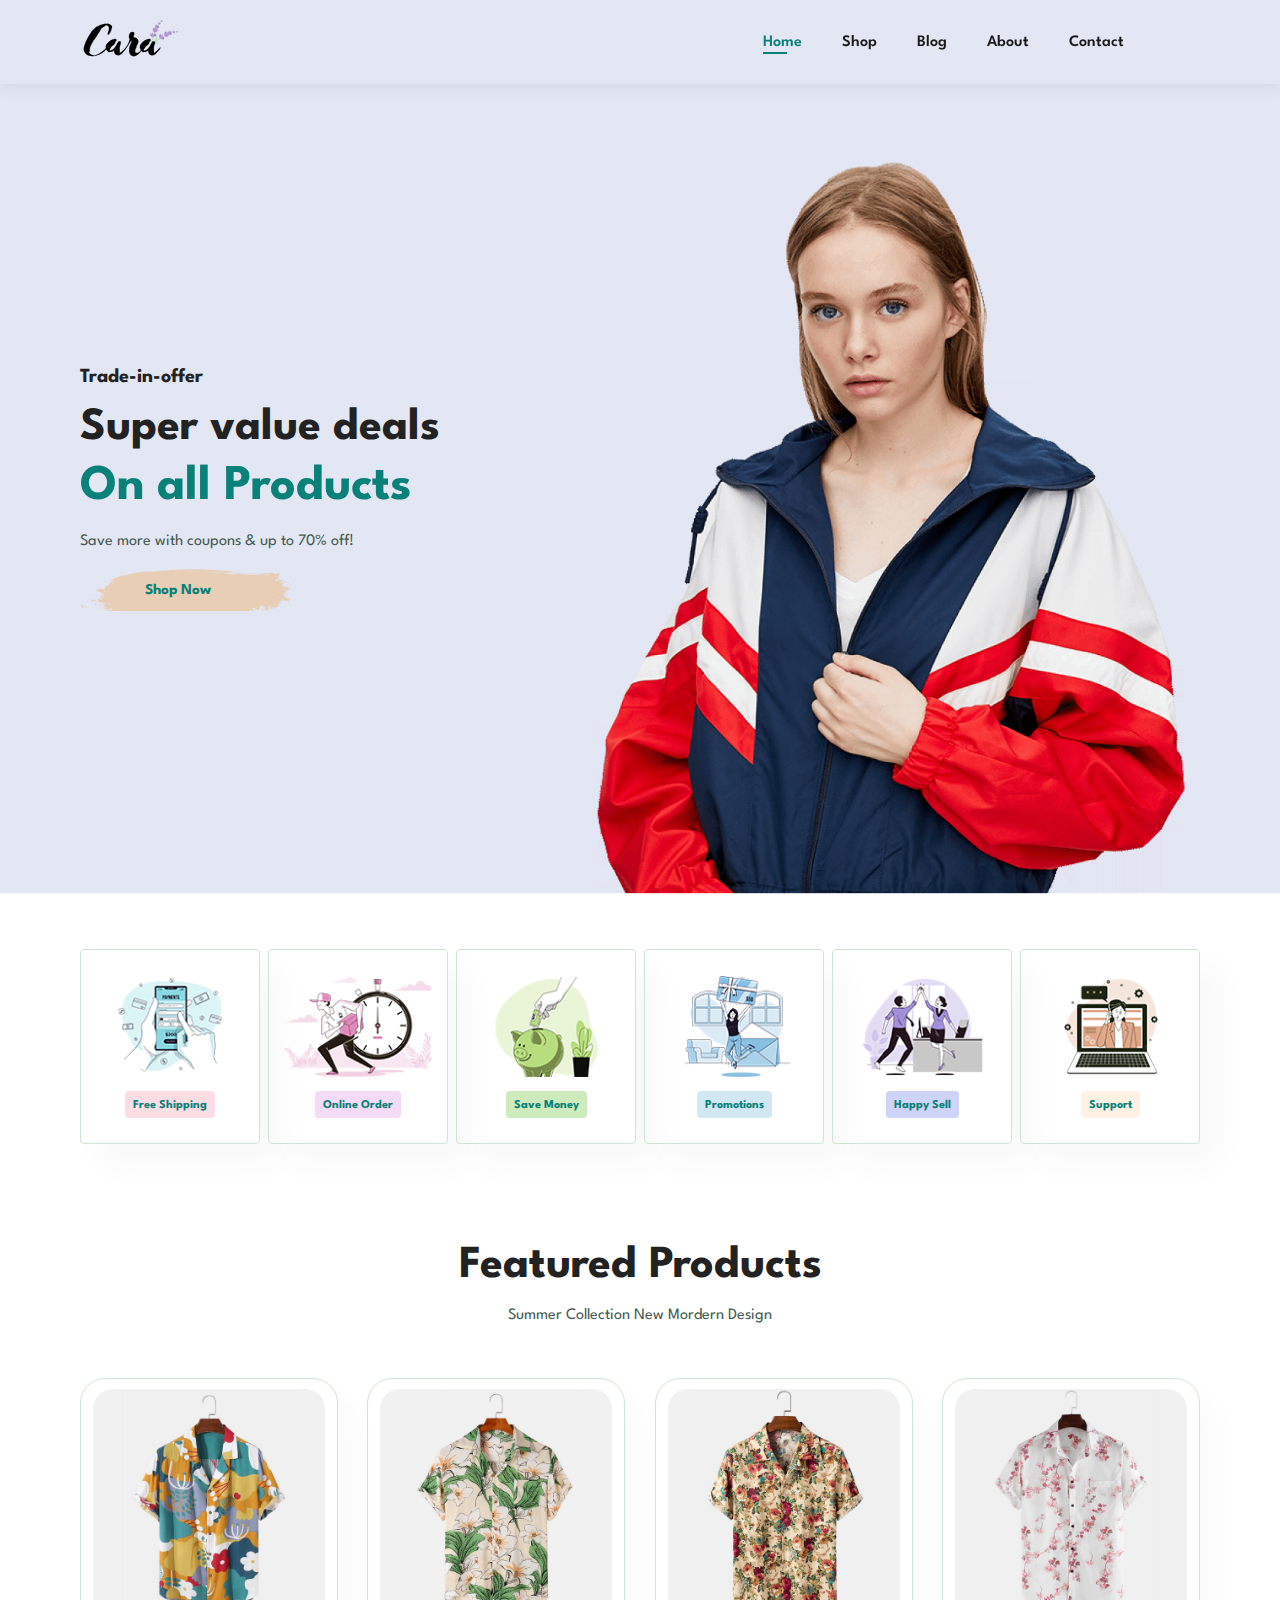
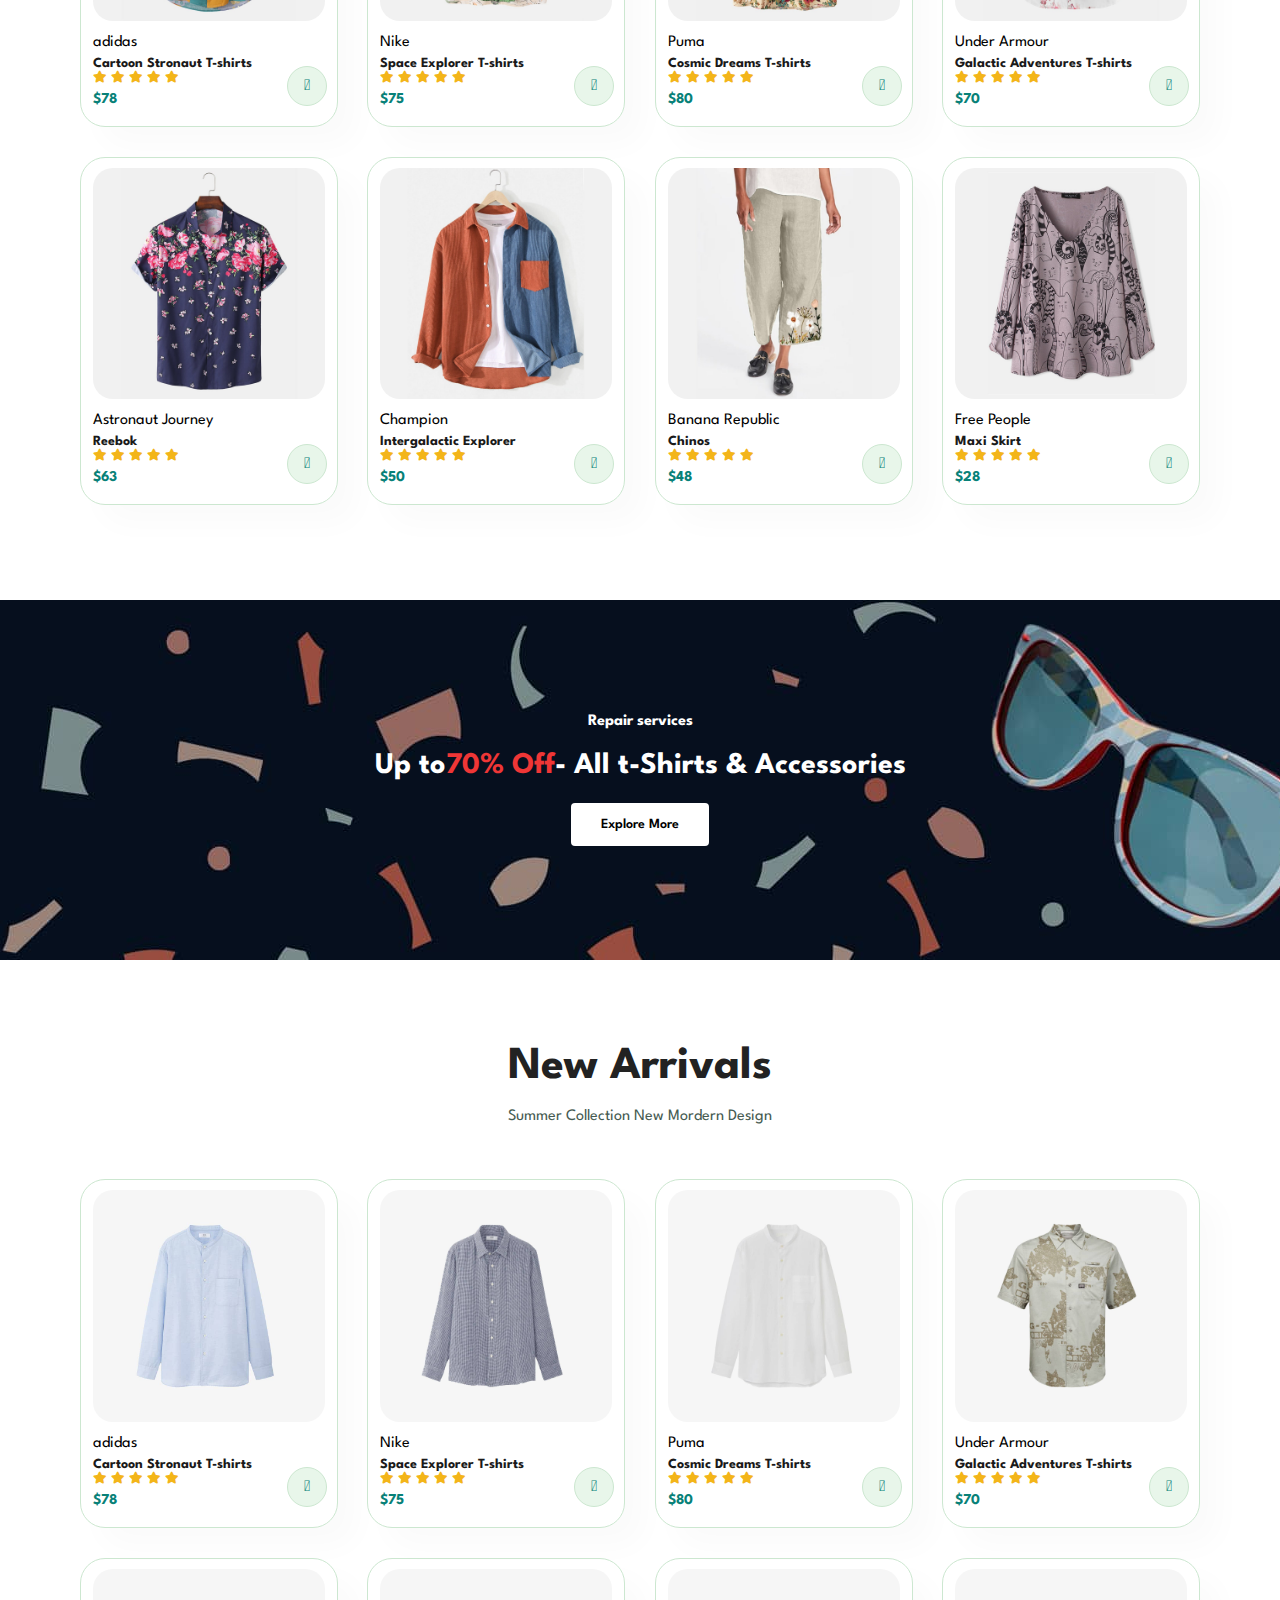
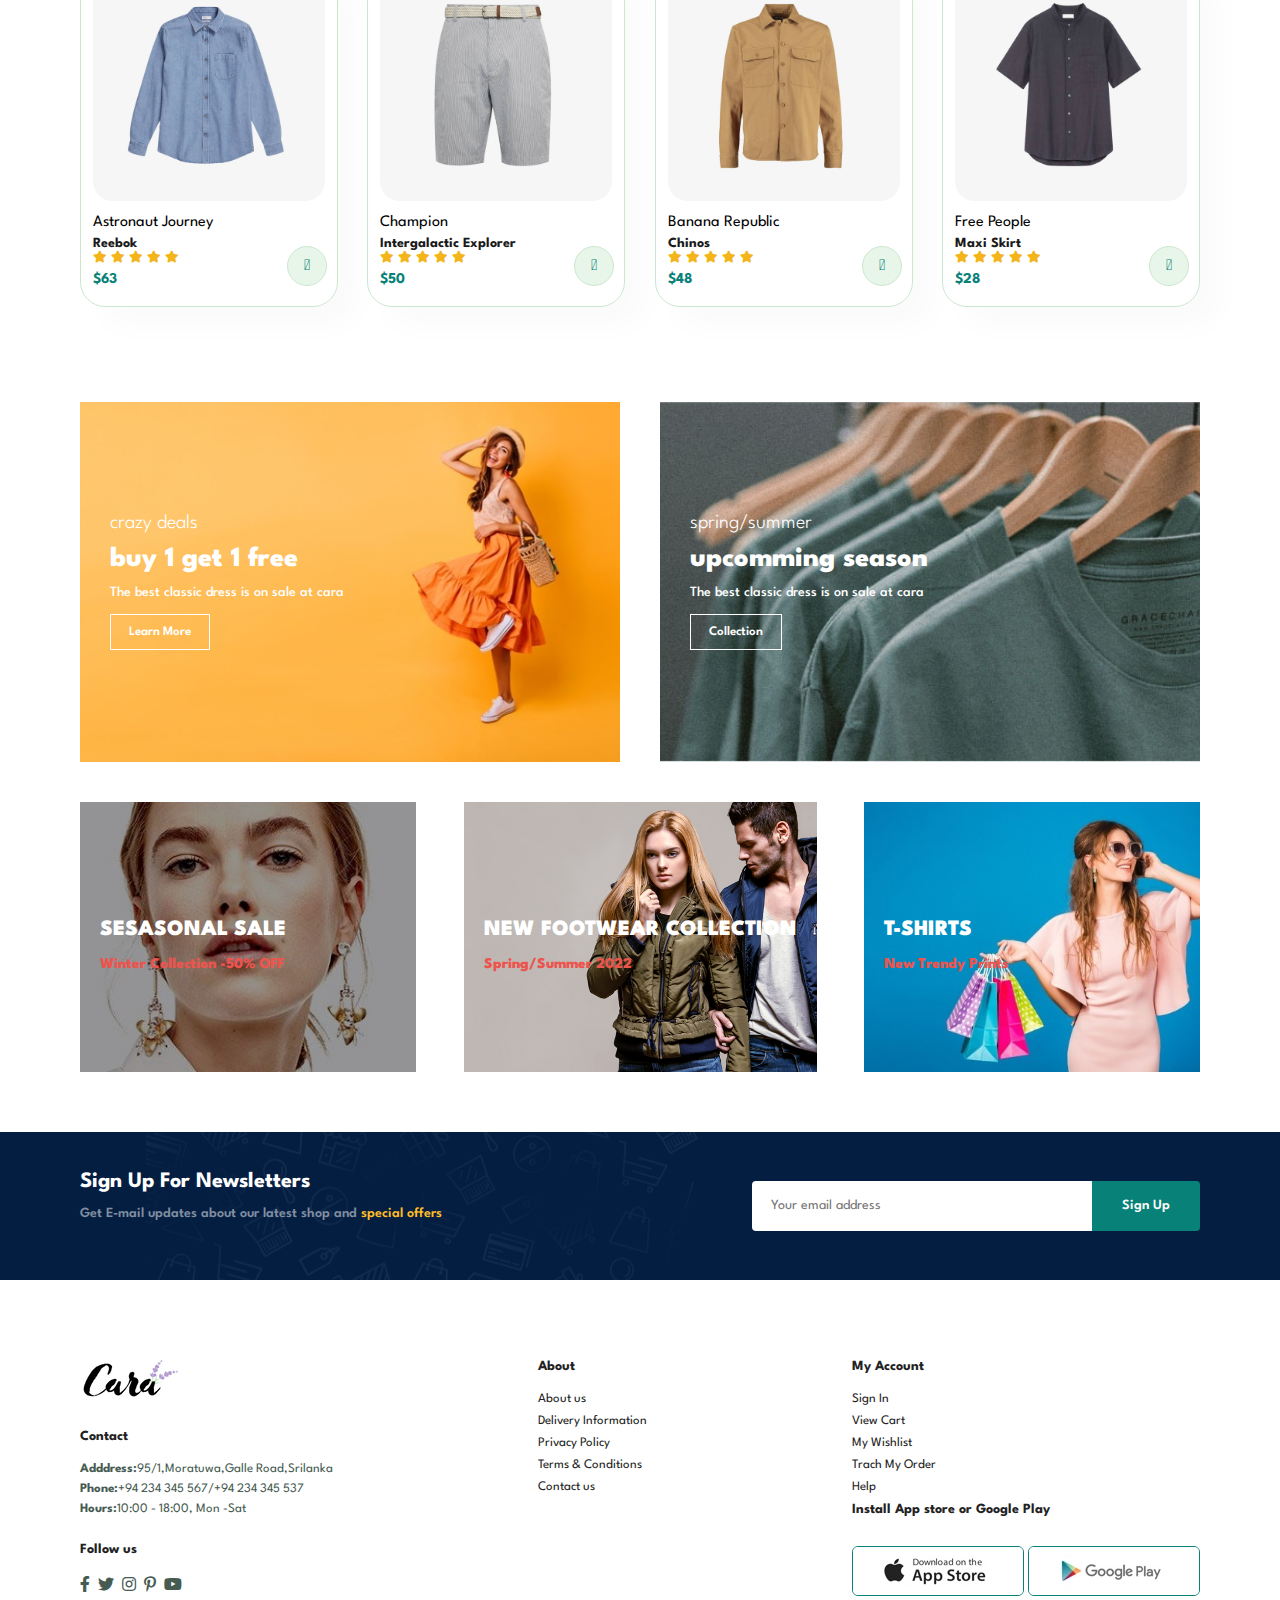
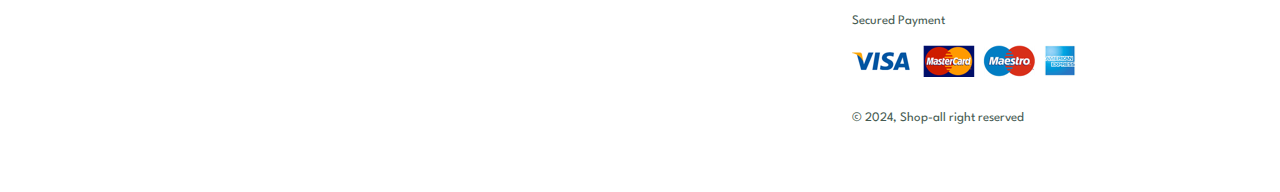
<file: Cara e-commerce/index.html>
<!DOCTYPE html>
<html lang="en">
  <head>
    <meta charset="UTF-8" />
    <meta http-equiv="X-UA-Compatible" content="IE=edge" />
    <meta name="viewport" content="width=device-width, initial-scale=1.0" />
    <title>TShopping Web site</title>
    <link
      rel="stylesheet"
      href="https://pro.fontawesome.com/releases/v5.10.0/css/all.css"
    />

    <link rel="stylesheet" href="style.css" />
  </head>

  <body>
    <section id="header">
      <a href="#">
        <img src="img/logo.png" class="logo" alt="" />
      </a>

      <div>
        <ul id="navbar">
          <li><a class="active" href="index.html">Home</a></li>
          <li><a href="shop.html">Shop</a></li>

          <li><a href="blog.html">Blog</a></li>

          <li><a href="about.html">About</a></li>

          <li><a href="contact.html">Contact</a></li>

          <li id="lg-bag"> 
            <a href="cart.html"><i class="far fa-shopping-bag"></i></a>
          </li>

          <a href="#" id="close" ><i class="far fa-times"></i></a>
        </ul>
      </div>

      <div id="mobile">
       
          <a href="cart.html"><i class="far fa-shopping-bag"></i></a>
          <i id="bar" class="fas fa-outdent"></i>

      </div>
    </section>

    <section id="hero">
      <h4>Trade-in-offer</h4>
      <h2>Super value deals</h2>
      <h1>On all Products</h1>
      <p>Save more with coupons & up to 70% off!</p>
      <button>Shop Now</button>
    </section>

    <section id="feature" class="section-p1">
      <div class="fe-box">
        <img src="img/features/f1.png" alt="" />
        <h6>Free Shipping</h6>
      </div>
      <div class="fe-box">
        <img src="img/features/f2.png" alt="" />
        <h6>Online Order</h6>
      </div>
      <div class="fe-box">
        <img src="img/features/f3.png" alt="" />
        <h6>Save Money</h6>
      </div>
      <div class="fe-box">
        <img src="img/features/f4.png" alt="" />
        <h6>Promotions</h6>
      </div>
      <div class="fe-box">
        <img src="img/features/f5.png" alt="" />
        <h6>Happy Sell</h6>
      </div>
      <div class="fe-box">
        <img src="img/features/f6.png" alt="" />
        <h6>Support</h6>
      </div>
    </section>

    <section id="product1" class="section-p1">
      <h2>Featured Products</h2>
      <p>Summer Collection New Mordern Design</p>
      <div class="pro-container">
        <div class="pro">
          <img
            src="img//products/f1.jpg"
            alt="
          "
          />
          <div class="des">
            <span>adidas</span>
            <h5>Cartoon Stronaut T-shirts</h5>
            <div class="star">
              <i class="fas fa-star"></i>
              <i class="fas fa-star"></i>

              <i class="fas fa-star"></i>

              <i class="fas fa-star"></i>

              <i class="fas fa-star"></i>
            </div>
            <h4>$78</h4>
          </div>
          <a href="#"><i class="fal fa-shopping-cart cart"></i></a>
        </div>

        <div class="pro">
          <img
            src="img/products/f2.jpg"
            alt="
        "
          />
          <div class="des">
            <span>Nike</span>
            <h5>Space Explorer T-shirts</h5>
            <div class="star">
              <i class="fas fa-star"></i>
              <i class="fas fa-star"></i>

              <i class="fas fa-star"></i>

              <i class="fas fa-star"></i>

              <i class="fas fa-star"></i>
            </div>
            <h4>$75</h4>
          </div>
          <a href="#"><i class="fal fa-shopping-cart cart"></i></a>
        </div>

        <div class="pro">
          <img
            src="img//products/f3.jpg"
            alt="
      "
          />
          <div class="des">
            <span>Puma</span>
            <h5>Cosmic Dreams T-shirts</h5>
            <div class="star">
              <i class="fas fa-star"></i>
              <i class="fas fa-star"></i>

              <i class="fas fa-star"></i>

              <i class="fas fa-star"></i>

              <i class="fas fa-star"></i>
            </div>
            <h4>$80</h4>
          </div>
          <a href="#"><i class="fal fa-shopping-cart cart"></i></a>
        </div>

        <div class="pro">
          <img
            src="img//products/f4.jpg"
            alt="
    "
          />
          <div class="des">
            <span>Under Armour</span>
            <h5>Galactic Adventures T-shirts</h5>
            <div class="star">
              <i class="fas fa-star"></i>
              <i class="fas fa-star"></i>

              <i class="fas fa-star"></i>

              <i class="fas fa-star"></i>

              <i class="fas fa-star"></i>
            </div>
            <h4>$70</h4>
          </div>
          <a href="#"><i class="fal fa-shopping-cart cart"></i></a>
        </div>
        <div class="pro">
          <img
            src="img//products/f5.jpg"
            alt="
  "
          />
          <div class="des">
            <span>Astronaut Journey</span>
            <h5>Reebok</h5>
            <div class="star">
              <i class="fas fa-star"></i>
              <i class="fas fa-star"></i>

              <i class="fas fa-star"></i>

              <i class="fas fa-star"></i>

              <i class="fas fa-star"></i>
            </div>
            <h4>$63</h4>
          </div>
          <a href="#"><i class="fal fa-shopping-cart cart"></i></a>
        </div>
        <div class="pro">
          <img
            src="img//products/f6.jpg"
            alt="
  "
          />
          <div class="des">
            <span>Champion</span>
            <h5>Intergalactic Explorer</h5>
            <div class="star">
              <i class="fas fa-star"></i>
              <i class="fas fa-star"></i>

              <i class="fas fa-star"></i>

              <i class="fas fa-star"></i>

              <i class="fas fa-star"></i>
            </div>
            <h4>$50</h4>
          </div>
          <a href="#"><i class="fal fa-shopping-cart cart"></i></a>
        </div>
        <div class="pro">
          <img
            src="img//products/f7.jpg"
            alt="
  "
          />
          <div class="des">
            <span>Banana Republic</span>
            <h5>Chinos</h5>
            <div class="star">
              <i class="fas fa-star"></i>
              <i class="fas fa-star"></i>

              <i class="fas fa-star"></i>

              <i class="fas fa-star"></i>

              <i class="fas fa-star"></i>
            </div>
            <h4>$48</h4>
          </div>
          <a href="#"><i class="fal fa-shopping-cart cart"></i></a>
        </div>
        <div class="pro">
          <img
            src="img//products/f8.jpg"
            alt="
  "
          />
          <div class="des">
            <span>Free People</span>
            <h5>Maxi Skirt</h5>
            <div class="star">
              <i class="fas fa-star"></i>
              <i class="fas fa-star"></i>

              <i class="fas fa-star"></i>

              <i class="fas fa-star"></i>

              <i class="fas fa-star"></i>
            </div>
            <h4>$28</h4>
          </div>
          <a href="#"><i class="fal fa-shopping-cart cart"></i></a>
        </div>
      </div>
    </section>

    <section id="banner" class="section-m1">
      <h4>Repair services</h4>
      <h2>Up to<span>70% Off</span>- All t-Shirts & Accessories</h2>
      <button class="normal">Explore More</button>
    </section>

    <section id="product1" class="section-p1">
      <h2>New Arrivals</h2>
      <p>Summer Collection New Mordern Design</p>
      <div class="pro-container">
        <div class="pro">
          <img
            src="img//products/n1.jpg"
            alt="
          "
          />
          <div class="des">
            <span>adidas</span>
            <h5>Cartoon Stronaut T-shirts</h5>
            <div class="star">
              <i class="fas fa-star"></i>
              <i class="fas fa-star"></i>

              <i class="fas fa-star"></i>

              <i class="fas fa-star"></i>

              <i class="fas fa-star"></i>
            </div>
            <h4>$78</h4>
          </div>
          <a href="#"><i class="fal fa-shopping-cart cart"></i></a>
        </div>

        <div class="pro">
          <img
            src="img/products/n2.jpg"
            alt="
        "
          />
          <div class="des">
            <span>Nike</span>
            <h5>Space Explorer T-shirts</h5>
            <div class="star">
              <i class="fas fa-star"></i>
              <i class="fas fa-star"></i>

              <i class="fas fa-star"></i>

              <i class="fas fa-star"></i>

              <i class="fas fa-star"></i>
            </div>
            <h4>$75</h4>
          </div>
          <a href="#"><i class="fal fa-shopping-cart cart"></i></a>
        </div>

        <div class="pro">
          <img
            src="img//products/n3.jpg"
            alt="
      "
          />
          <div class="des">
            <span>Puma</span>
            <h5>Cosmic Dreams T-shirts</h5>
            <div class="star">
              <i class="fas fa-star"></i>
              <i class="fas fa-star"></i>

              <i class="fas fa-star"></i>

              <i class="fas fa-star"></i>

              <i class="fas fa-star"></i>
            </div>
            <h4>$80</h4>
          </div>
          <a href="#"><i class="fal fa-shopping-cart cart"></i></a>
        </div>

        <div class="pro">
          <img
            src="img//products/n4.jpg"
            alt="
    "
          />
          <div class="des">
            <span>Under Armour</span>
            <h5>Galactic Adventures T-shirts</h5>
            <div class="star">
              <i class="fas fa-star"></i>
              <i class="fas fa-star"></i>

              <i class="fas fa-star"></i>

              <i class="fas fa-star"></i>

              <i class="fas fa-star"></i>
            </div>
            <h4>$70</h4>
          </div>
          <a href="#"><i class="fal fa-shopping-cart cart"></i></a>
        </div>
        <div class="pro">
          <img
            src="img//products/n5.jpg"
            alt="
  "
          />
          <div class="des">
            <span>Astronaut Journey</span>
            <h5>Reebok</h5>
            <div class="star">
              <i class="fas fa-star"></i>
              <i class="fas fa-star"></i>

              <i class="fas fa-star"></i>

              <i class="fas fa-star"></i>

              <i class="fas fa-star"></i>
            </div>
            <h4>$63</h4>
          </div>
          <a href="#"><i class="fal fa-shopping-cart cart"></i></a>
        </div>
        <div class="pro">
          <img
            src="img//products/n6.jpg"
            alt="
  "
          />
          <div class="des">
            <span>Champion</span>
            <h5>Intergalactic Explorer</h5>
            <div class="star">
              <i class="fas fa-star"></i>
              <i class="fas fa-star"></i>

              <i class="fas fa-star"></i>

              <i class="fas fa-star"></i>

              <i class="fas fa-star"></i>
            </div>
            <h4>$50</h4>
          </div>
          <a href="#"><i class="fal fa-shopping-cart cart"></i></a>
        </div>
        <div class="pro">
          <img
            src="img//products/n7.jpg"
            alt="
  "
          />
          <div class="des">
            <span>Banana Republic</span>
            <h5>Chinos</h5>
            <div class="star">
              <i class="fas fa-star"></i>
              <i class="fas fa-star"></i>

              <i class="fas fa-star"></i>

              <i class="fas fa-star"></i>

              <i class="fas fa-star"></i>
            </div>
            <h4>$48</h4>
          </div>
          <a href="#"><i class="fal fa-shopping-cart cart"></i></a>
        </div>
        <div class="pro">
          <img
            src="img//products/n8.jpg"
            alt="
  "
          />
          <div class="des">
            <span>Free People</span>
            <h5>Maxi Skirt</h5>
            <div class="star">
              <i class="fas fa-star"></i>
              <i class="fas fa-star"></i>

              <i class="fas fa-star"></i>

              <i class="fas fa-star"></i>

              <i class="fas fa-star"></i>
            </div>
            <h4>$28</h4>
          </div>
          <a href="#"><i class="fal fa-shopping-cart cart"></i></a>
        </div>
      </div>
    </section>

    <section id="sm-banner" class="section-p1">
      <div class="banner-box">
        <h4>crazy deals</h4>
        <h2>buy 1 get 1 free</h2>
        <span>The best classic dress is on sale at cara</span>
        <button class="white">Learn More</button>
      </div>

      <div class="banner-box banner-box2">
        <h4>spring/summer</h4>
        <h2>upcomming season</h2>
        <span>The best classic dress is on sale at cara</span>
        <button class="white">Collection</button>
      </div>
    </section>

    <section id="banner3">
      <div class="banner-box">
        <h2>SESASONAL SALE</h2>
        <h3>Winter Collection -50% OFF</h3>
      </div>

      <div class="banner-box banner-box2">
        <h2>NEW FOOTWEAR COLLECTION</h2>
        <h3>Spring/Summer 2022</h3>
      </div>

      <div class="banner-box banner-box3">
        <h2>T-SHIRTS</h2>
        <h3>New Trendy Prints</h3>
      </div>
    </section>

    <section id="newsletter" class="section-p1 section-m1">
      <div class="newstext">
        <h4>Sign Up For Newsletters</h4>
        <p>
          Get E-mail updates about our latest shop and
          <span>special offers</span>
        </p>
      </div>

      <div class="form">
        <input type="text" placeholder="Your email address" />
        <button class="normal">Sign Up</button>
      </div>
    </section>

    <footer class="section-p1">
      <div class="col">
        <img class="logo" src="img/logo.png" alt="" />
        <h4>Contact</h4>
        <p><strong>Adddress:</strong>95/1,Moratuwa,Galle Road,Srilanka</p>
        <p><strong>Phone:</strong>+94 234 345 567/+94 234 345 537</p>
        <p><strong>Hours:</strong>10:00 - 18:00, Mon -Sat</p>
        <div class="follow">
          <h4>Follow us</h4>
          <div class="icon">
            <i class="fab fa-facebook-f"></i>
            <i class="fab fa-twitter"></i>

            <i class="fab fa-instagram"></i>

            <i class="fab fa-pinterest-p"></i>
            <i class="fab fa-youtube"></i>
          </div>
        </div>
      </div>

      <div class="col">
        <h4>About</h4>
        <a href="#">About us</a>
        <a href="#">Delivery Information</a>

        <a href="#">Privacy Policy</a>

        <a href="#">Terms & Conditions</a>

        <a href="#">Contact us</a>
      </div>

      <div class="col">
        <h4>My Account</h4>
        <a href="#">Sign In</a>
        <a href="#">View Cart</a>

        <a href="#">My Wishlist</a>

        <a href="#">Trach My Order</a>

        <a href="#">Help</a>

        <div class="col install">
          <h4>Install App store or Google Play</h4>
          <div class="row">
            <img src="img/pay/app.jpg" alt="" />
            <img src="img/pay/play.jpg" alt="" />
          </div>

          <p>Secured Payment</p>
          <img src="img/pay//pay.png" alt="" />
        </div>
        <div class="copy-right">
          <p>© 2024, Shop-all right reserved</p>
        </div>
      </div>
    </footer>
    <script src="script.js"></script>
  </body>
</html>
</file>
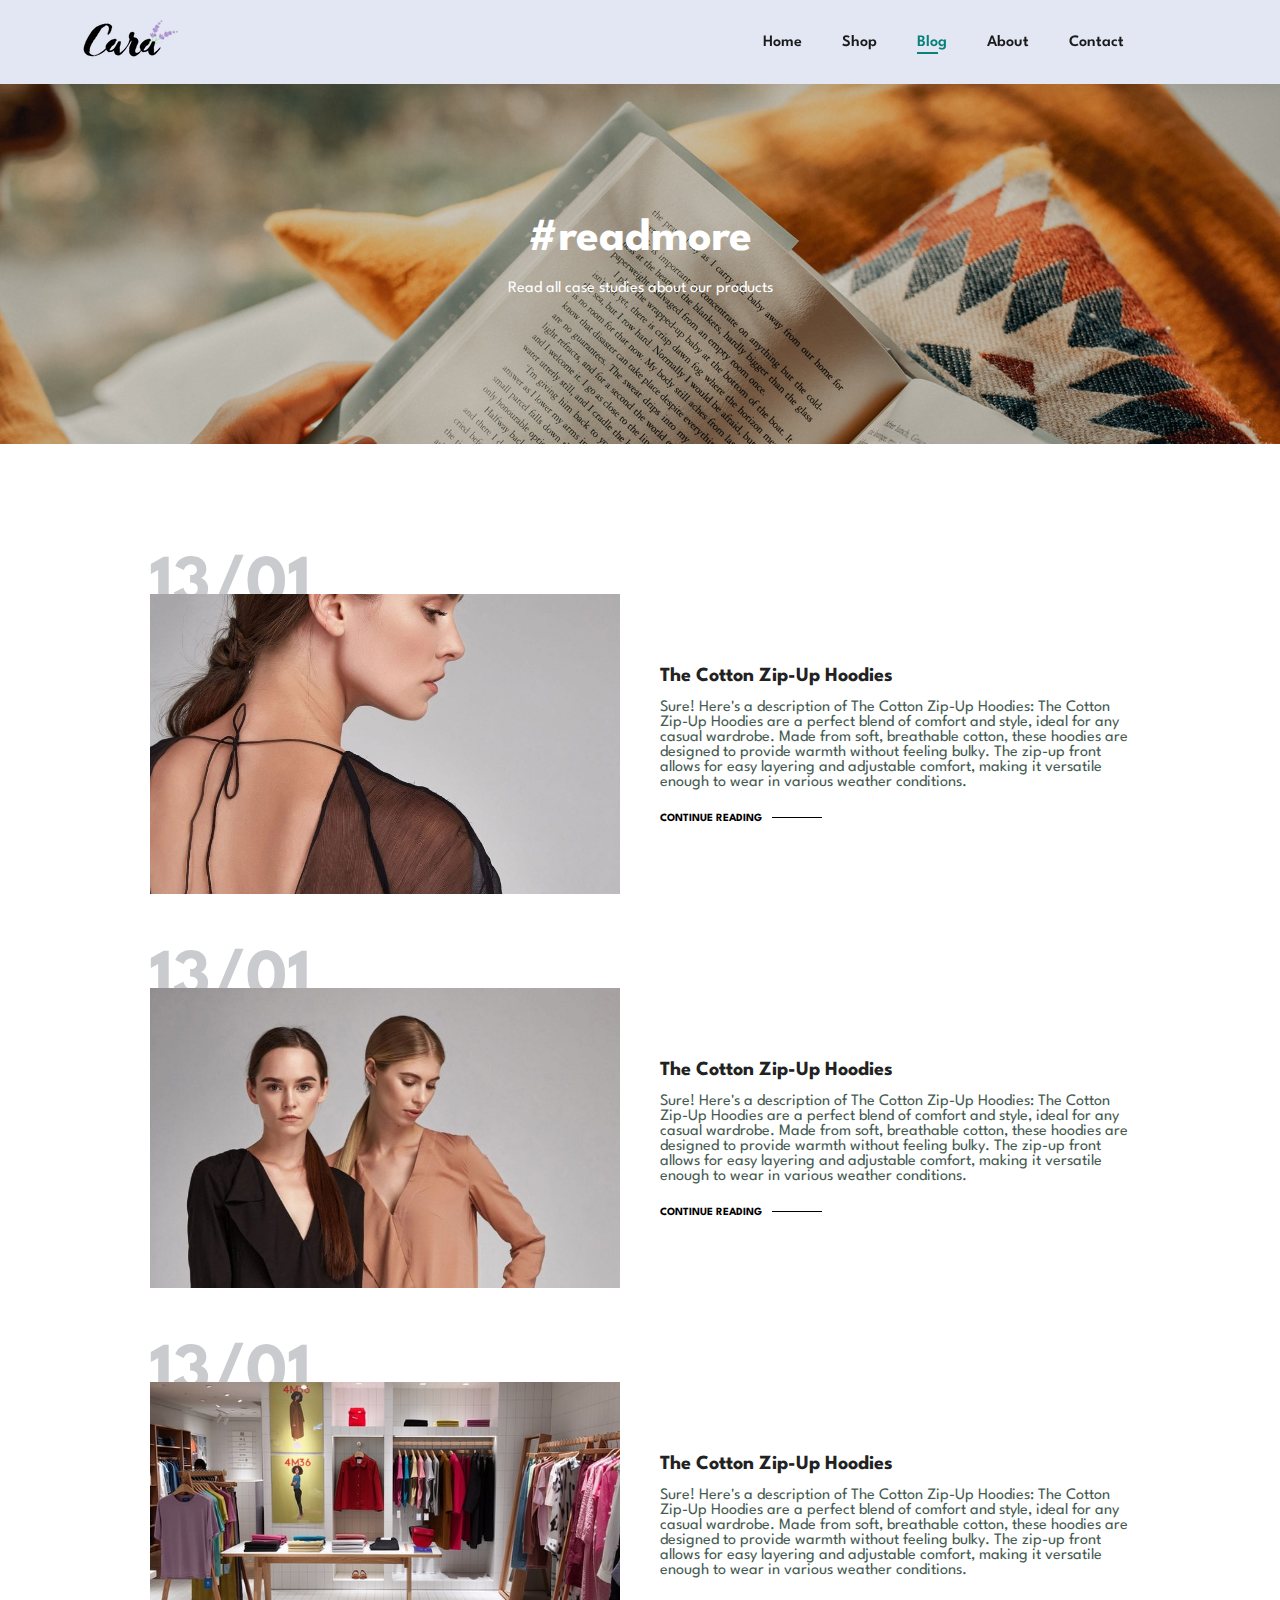
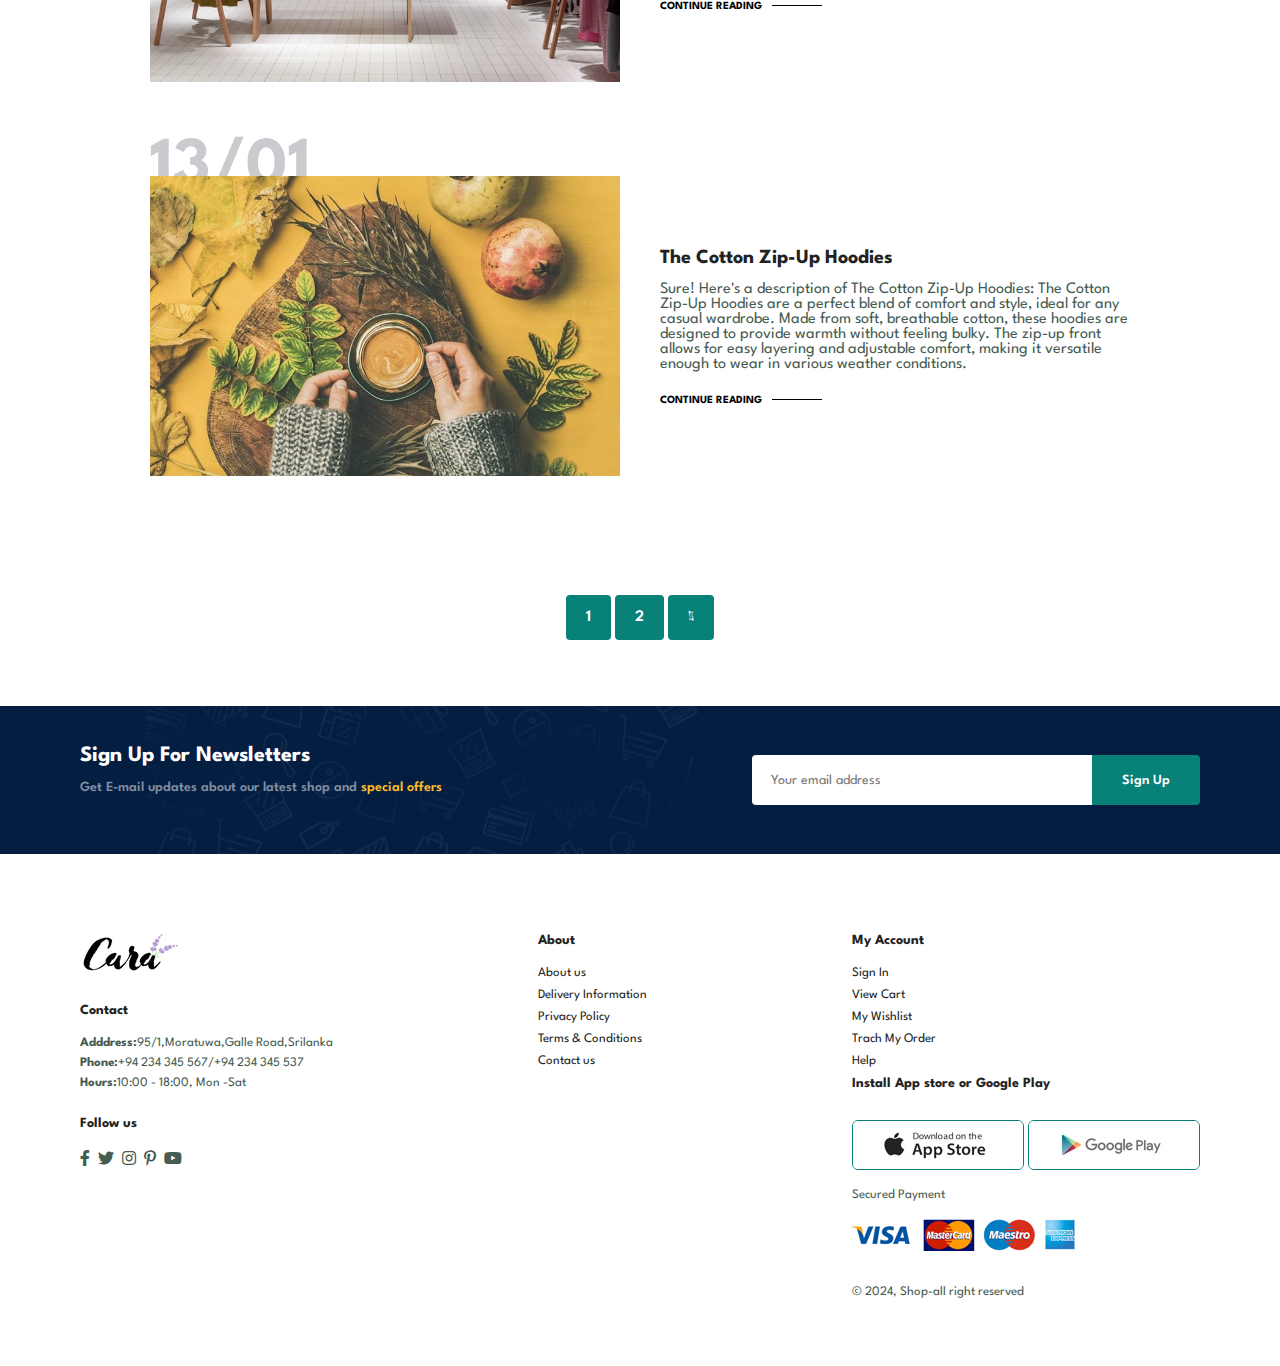
<file: Cara e-commerce/blog.html>
<!DOCTYPE html>
<html lang="en">
  <head>
    <meta charset="UTF-8" />
    <meta http-equiv="X-UA-Compatible" content="IE=edge" />
    <meta name="viewport" content="width=device-width, initial-scale=1.0" />
    <title>TShopping Web site</title>
    <link
      rel="stylesheet"
      href="https://pro.fontawesome.com/releases/v5.10.0/css/all.css"
    />

    <link rel="stylesheet" href="style.css" />
  </head>

  <body>
    <section id="header">
      <a href="#">
        <img src="img/logo.png" class="logo" alt="" />
      </a>

      <div>
        <ul id="navbar">
          <li><a href="index.html">Home</a></li>
          <li><a href="shop.html">Shop</a></li>

          <li><a class="active" href="blog.html">Blog</a></li>

          <li><a href="about.html">About</a></li>

          <li><a href="contact.html">Contact</a></li>

          <li id="lg-bag">
            <a href="cart.html"><i class="far fa-shopping-bag"></i></a>
          </li>

          <a href="#" id="close"><i class="far fa-times"></i></a>
        </ul>
      </div>

      <div id="mobile">
        <a href="cart.html"><i class="far fa-shopping-bag"></i></a>
        <i id="bar" class="fas fa-outdent"></i>
      </div>
    </section>

    <section id="page-header" class="blog-header">
      <h2>#readmore</h2>
      <p>Read all case studies about our products</p>
    </section>

    <section id="blog">
      <div class="blog-box">
        <div class="blog-img">
          <img src="img/blog/b1.jpg" alt="" />
        </div>
        <div class="blog-details">
          <h4>The Cotton Zip-Up Hoodies</h4>
          <p>
            Sure! Here's a description of The Cotton Zip-Up Hoodies: The Cotton
            Zip-Up Hoodies are a perfect blend of comfort and style, ideal for
            any casual wardrobe. Made from soft, breathable cotton, these
            hoodies are designed to provide warmth without feeling bulky. The
            zip-up front allows for easy layering and adjustable comfort, making
            it versatile enough to wear in various weather conditions.
          </p>

          <a href="#"  >CONTINUE READING</a>
        </div>
        <h1>13/01</h1>
      </div>
      <div class="blog-box">
        <div class="blog-img">
          <img src="img/blog/b2.jpg" alt="" />
        </div>
        <div class="blog-details">
          <h4>The Cotton Zip-Up Hoodies</h4>
          <p>
            Sure! Here's a description of The Cotton Zip-Up Hoodies: The Cotton
            Zip-Up Hoodies are a perfect blend of comfort and style, ideal for
            any casual wardrobe. Made from soft, breathable cotton, these
            hoodies are designed to provide warmth without feeling bulky. The
            zip-up front allows for easy layering and adjustable comfort, making
            it versatile enough to wear in various weather conditions.
          </p>

          <a href="#"  >CONTINUE READING</a>
        </div>
        <h1>13/01</h1>
      </div>
      <div class="blog-box">
        <div class="blog-img">
          <img src="img/blog/b3.jpg" alt="" />
        </div>
        <div class="blog-details">
          <h4>The Cotton Zip-Up Hoodies</h4>
          <p>
            Sure! Here's a description of The Cotton Zip-Up Hoodies: The Cotton
            Zip-Up Hoodies are a perfect blend of comfort and style, ideal for
            any casual wardrobe. Made from soft, breathable cotton, these
            hoodies are designed to provide warmth without feeling bulky. The
            zip-up front allows for easy layering and adjustable comfort, making
            it versatile enough to wear in various weather conditions.
          </p>

          <a href="#"  >CONTINUE READING</a>
        </div>
        <h1>13/01</h1>
      </div>
      <div class="blog-box">
        <div class="blog-img">
          <img src="img/blog/b6.jpg" alt="" />
        </div>
        <div class="blog-details">
          <h4>The Cotton Zip-Up Hoodies</h4>
          <p>
            Sure! Here's a description of The Cotton Zip-Up Hoodies: The Cotton
            Zip-Up Hoodies are a perfect blend of comfort and style, ideal for
            any casual wardrobe. Made from soft, breathable cotton, these
            hoodies are designed to provide warmth without feeling bulky. The
            zip-up front allows for easy layering and adjustable comfort, making
            it versatile enough to wear in various weather conditions.
          </p>

          <a href="#"  >CONTINUE READING</a>
        </div>
        <h1>13/01</h1>
      </div>
    </section>

    <section id="pagination" class="section-p1">
      <a href="#">1</a>
      <a href="#">2</a>
      <a href="#"><i class="fal fa-long-arrow-alt-right"></i></a>
    </section>

    <section id="newsletter" class="section-p1 section-m1">
      <div class="newstext">
        <h4>Sign Up For Newsletters</h4>
        <p>
          Get E-mail updates about our latest shop and
          <span>special offers</span>
        </p>
      </div>

      <div class="form">
        <input type="text" placeholder="Your email address" />
        <button class="normal">Sign Up</button>
      </div>
    </section>

    <footer class="section-p1">
      <div class="col">
        <img class="logo" src="img/logo.png" alt="" />
        <h4>Contact</h4>
        <p><strong>Adddress:</strong>95/1,Moratuwa,Galle Road,Srilanka</p>
        <p><strong>Phone:</strong>+94 234 345 567/+94 234 345 537</p>
        <p><strong>Hours:</strong>10:00 - 18:00, Mon -Sat</p>
        <div class="follow">
          <h4>Follow us</h4>
          <div class="icon">
            <i class="fab fa-facebook-f"></i>
            <i class="fab fa-twitter"></i>

            <i class="fab fa-instagram"></i>

            <i class="fab fa-pinterest-p"></i>
            <i class="fab fa-youtube"></i>
          </div>
        </div>
      </div>

      <div class="col">
        <h4>About</h4>
        <a href="#">About us</a>
        <a href="#">Delivery Information</a>

        <a href="#">Privacy Policy</a>

        <a href="#">Terms & Conditions</a>

        <a href="#">Contact us</a>
      </div>

      <div class="col">
        <h4>My Account</h4>
        <a href="#">Sign In</a>
        <a href="#">View Cart</a>

        <a href="#">My Wishlist</a>

        <a href="#">Trach My Order</a>

        <a href="#">Help</a>

        <div class="col install">
          <h4>Install App store or Google Play</h4>
          <div class="row">
            <img src="img/pay/app.jpg" alt="" />
            <img src="img/pay/play.jpg" alt="" />
          </div>

          <p>Secured Payment</p>
          <img src="img/pay//pay.png" alt="" />
        </div>
        <div class="copy-right">
          <p>© 2024, Shop-all right reserved</p>
        </div>
      </div>
    </footer>

    <script src="script.js"></script>
  </body>
</html>
</file>
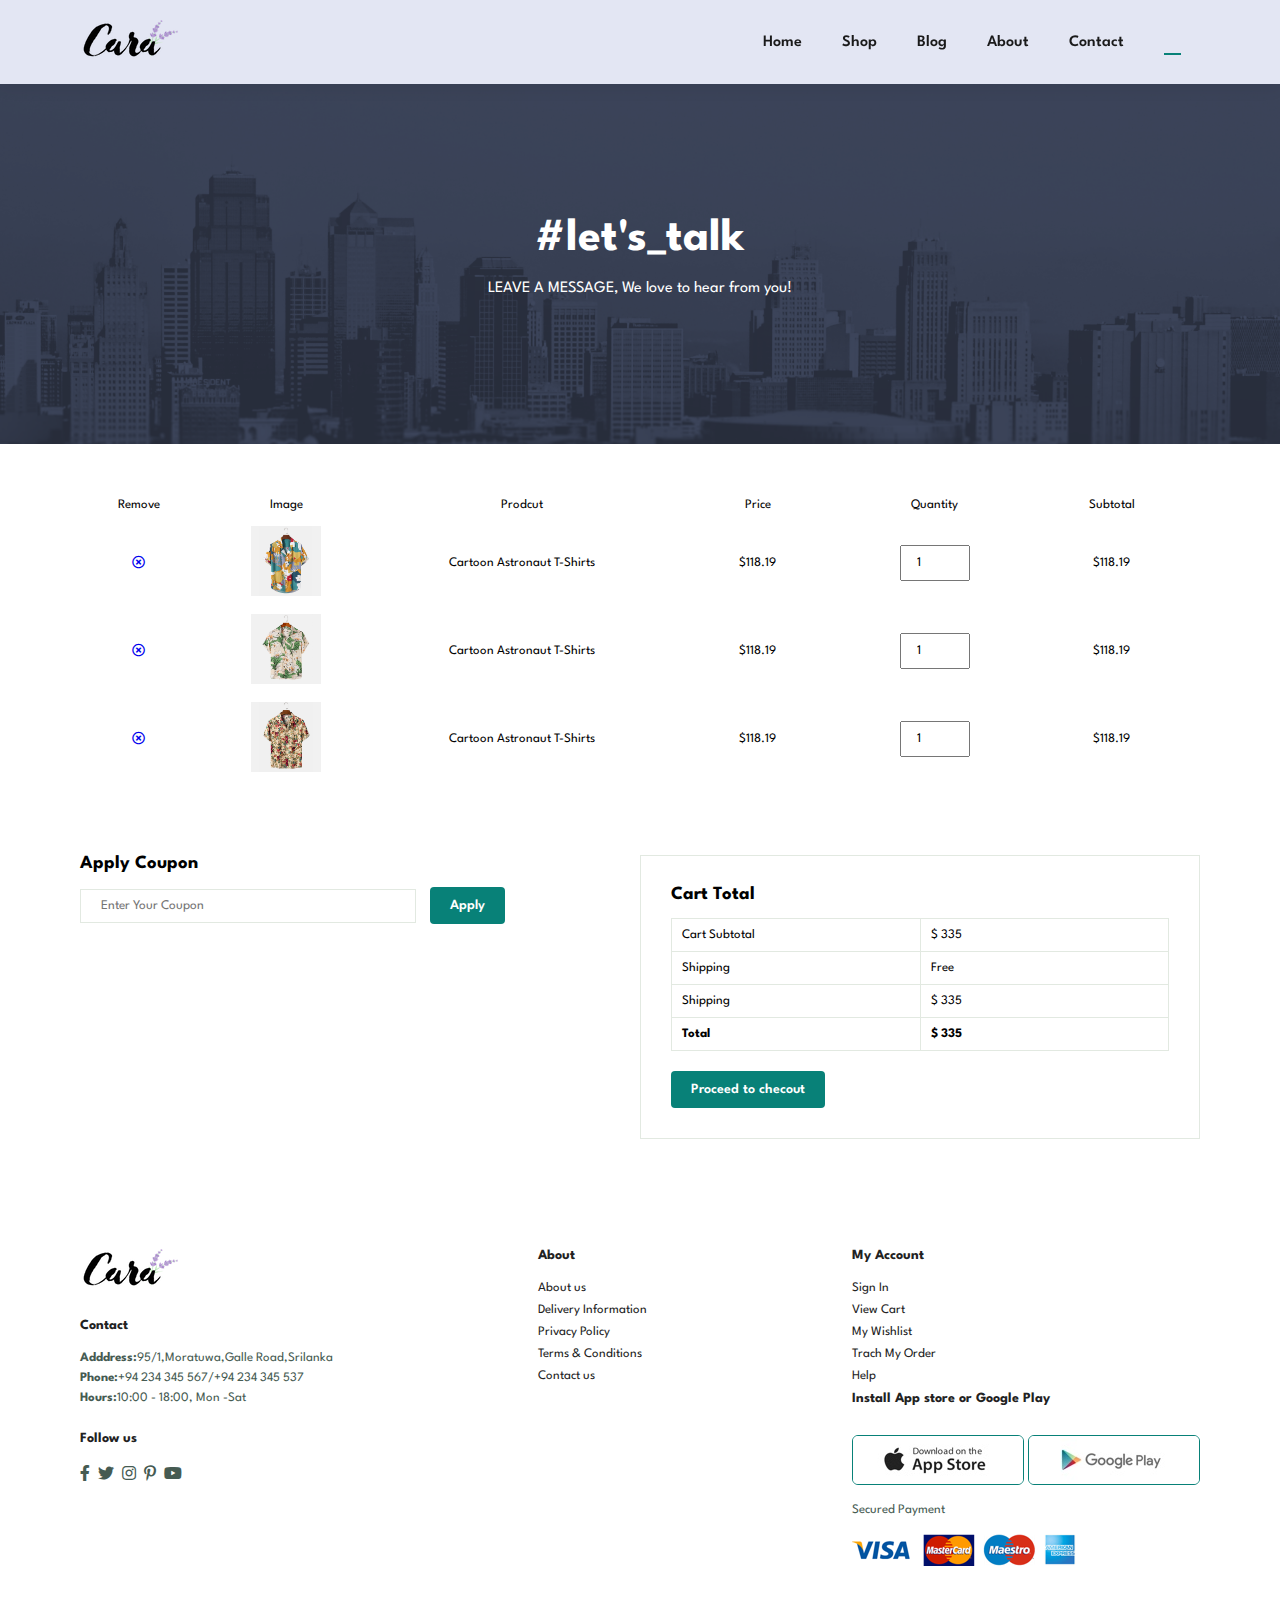
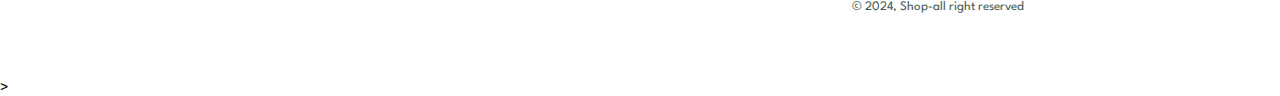
<file: Cara e-commerce/cart.html>
<!DOCTYPE html>
<html lang="en">
  <head>
    <meta charset="UTF-8" />
    <meta http-equiv="X-UA-Compatible" content="IE=edge" />
    <meta name="viewport" content="width=device-width, initial-scale=1.0" />
    <title>TShopping Web site</title>
    <link
      rel="stylesheet"
      href="https://pro.fontawesome.com/releases/v5.10.0/css/all.css"
    />

    <link rel="stylesheet" href="style.css" />
  </head>

  <body>
    <section id="header">
      <a href="#">
        <img src="img/logo.png" class="logo" alt="" />
      </a>

      <div>
        <ul id="navbar">
          <li><a href="index.html">Home</a></li>
          <li><a href="shop.html">Shop</a></li>

          <li><a href="blog.html">Blog</a></li>

          <li><a href="about.html">About</a></li>

          <li><a href="contact.html">Contact</a></li>

          <li id="lg-bag">
            <a class="active" href="cart.html"
              ><i class="far fa-shopping-bag"></i
            ></a>
          </li>

          <a href="#" id="close"><i class="far fa-times"></i></a>
        </ul>
      </div>

      <div id="mobile">
        <a href="cart.html"><i class="far fa-shopping-bag"></i></a>
        <i id="bar" class="fas fa-outdent"></i>
      </div>
    </section>

    <section id="page-header" class="about-header">
      <h2>#let's_talk</h2>
      <p>LEAVE A MESSAGE, We love to hear from you!</p>
    </section>

    <section id="cart" class="section-p1">
      <table width="100%">
        <thred>
          <tr>
            <td>Remove</td>
            <td>Image</td>

            <td>Prodcut</td>

            <td>Price</td>

            <td>Quantity</td>

            <td>Subtotal</td>
          </tr>
        </thred>

        <tbody>
          <tr>
            <td>
              <a href="#" alt="">
                <i class="far fa-times-circle"></i>
              </a>
            </td>

            <td><img src="img/products/f1.jpg" alt=""></td>
            <td>Cartoon Astronaut T-Shirts</td>
            <td>$118.19</td>
            <td><input type="number" value="1">
                <td>$118.19</td>
            </td>

          </tr>
          <tr>
            <td>
              <a href="#" alt="">
                <i class="far fa-times-circle"></i>
              </a>
            </td>

            <td><img src="img/products/f2.jpg" alt=""></td>
            <td>Cartoon Astronaut T-Shirts</td>
            <td>$118.19</td>
            <td><input type="number" value="1">
                <td>$118.19</td>
            </td>

          </tr>

          <tr>
            <td>
              <a href="#" alt="">
                <i class="far fa-times-circle"></i>
              </a>
            </td>

            <td><img src="img/products/f3.jpg" alt=""></td>
            <td>Cartoon Astronaut T-Shirts</td>
            <td>$118.19</td>
            <td><input type="number" value="1">
                <td>$118.19</td>
            </td>

          </tr>
        </tbody>
      </table>
    </section>


    <section id="cart-add" class="section-p1">
        <div id="coupon">
            <h3>Apply Coupon</h3>
            <div>
                <input type="text"  placeholder="Enter Your Coupon">
                <button class="normal">Apply</button>
            </div>
        </div>

        <div id="subtotal">
            <h3>Cart Total</h3>

            <table>
                <tr>
                    <td>Cart Subtotal</td>
                    <td>$ 335</td>
                </tr>
                <tr>
                    <td>Shipping</td>
                    <td>Free</td>
                </tr>

                <tr>
                    <td>Shipping</td>
                    <td>$ 335</td>
                </tr>
                <tr>
                    <td><strong>Total</strong></td>
                    <td><strong>$ 335</strong></td>
                </tr>

            </table>

            <button class="normal">Proceed to checout</button>
        </div>
    </section>

    <footer class="section-p1">
      <div class="col">
        <img class="logo" src="img/logo.png" alt="" />
        <h4>Contact</h4>
        <p><strong>Adddress:</strong>95/1,Moratuwa,Galle Road,Srilanka</p>
        <p><strong>Phone:</strong>+94 234 345 567/+94 234 345 537</p>
        <p><strong>Hours:</strong>10:00 - 18:00, Mon -Sat</p>
        <div class="follow">
          <h4>Follow us</h4>
          <div class="icon">
            <i class="fab fa-facebook-f"></i>
            <i class="fab fa-twitter"></i>

            <i class="fab fa-instagram"></i>

            <i class="fab fa-pinterest-p"></i>
            <i class="fab fa-youtube"></i>
          </div>
        </div>
      </div>

      <div class="col">
        <h4>About</h4>
        <a href="#">About us</a>
        <a href="#">Delivery Information</a>

        <a href="#">Privacy Policy</a>

        <a href="#">Terms & Conditions</a>

        <a href="#">Contact us</a>
      </div>

      <div class="col">
        <h4>My Account</h4>
        <a href="#">Sign In</a>
        <a href="#">View Cart</a>

        <a href="#">My Wishlist</a>

        <a href="#">Trach My Order</a>

        <a href="#">Help</a>

        <div class="col install">
          <h4>Install App store or Google Play</h4>
          <div class="row">
            <img src="img/pay/app.jpg" alt="" />
            <img src="img/pay/play.jpg" alt="" />
          </div>

          <p>Secured Payment</p>
          <img src="img/pay//pay.png" alt="" />
        </div>
        <div class="copy-right">
          <p>© 2024, Shop-all right reserved</p>
        </div>
      </div>
    </footer>

    <script src="script.js"></script>
  </body>
</html>
>
</file>
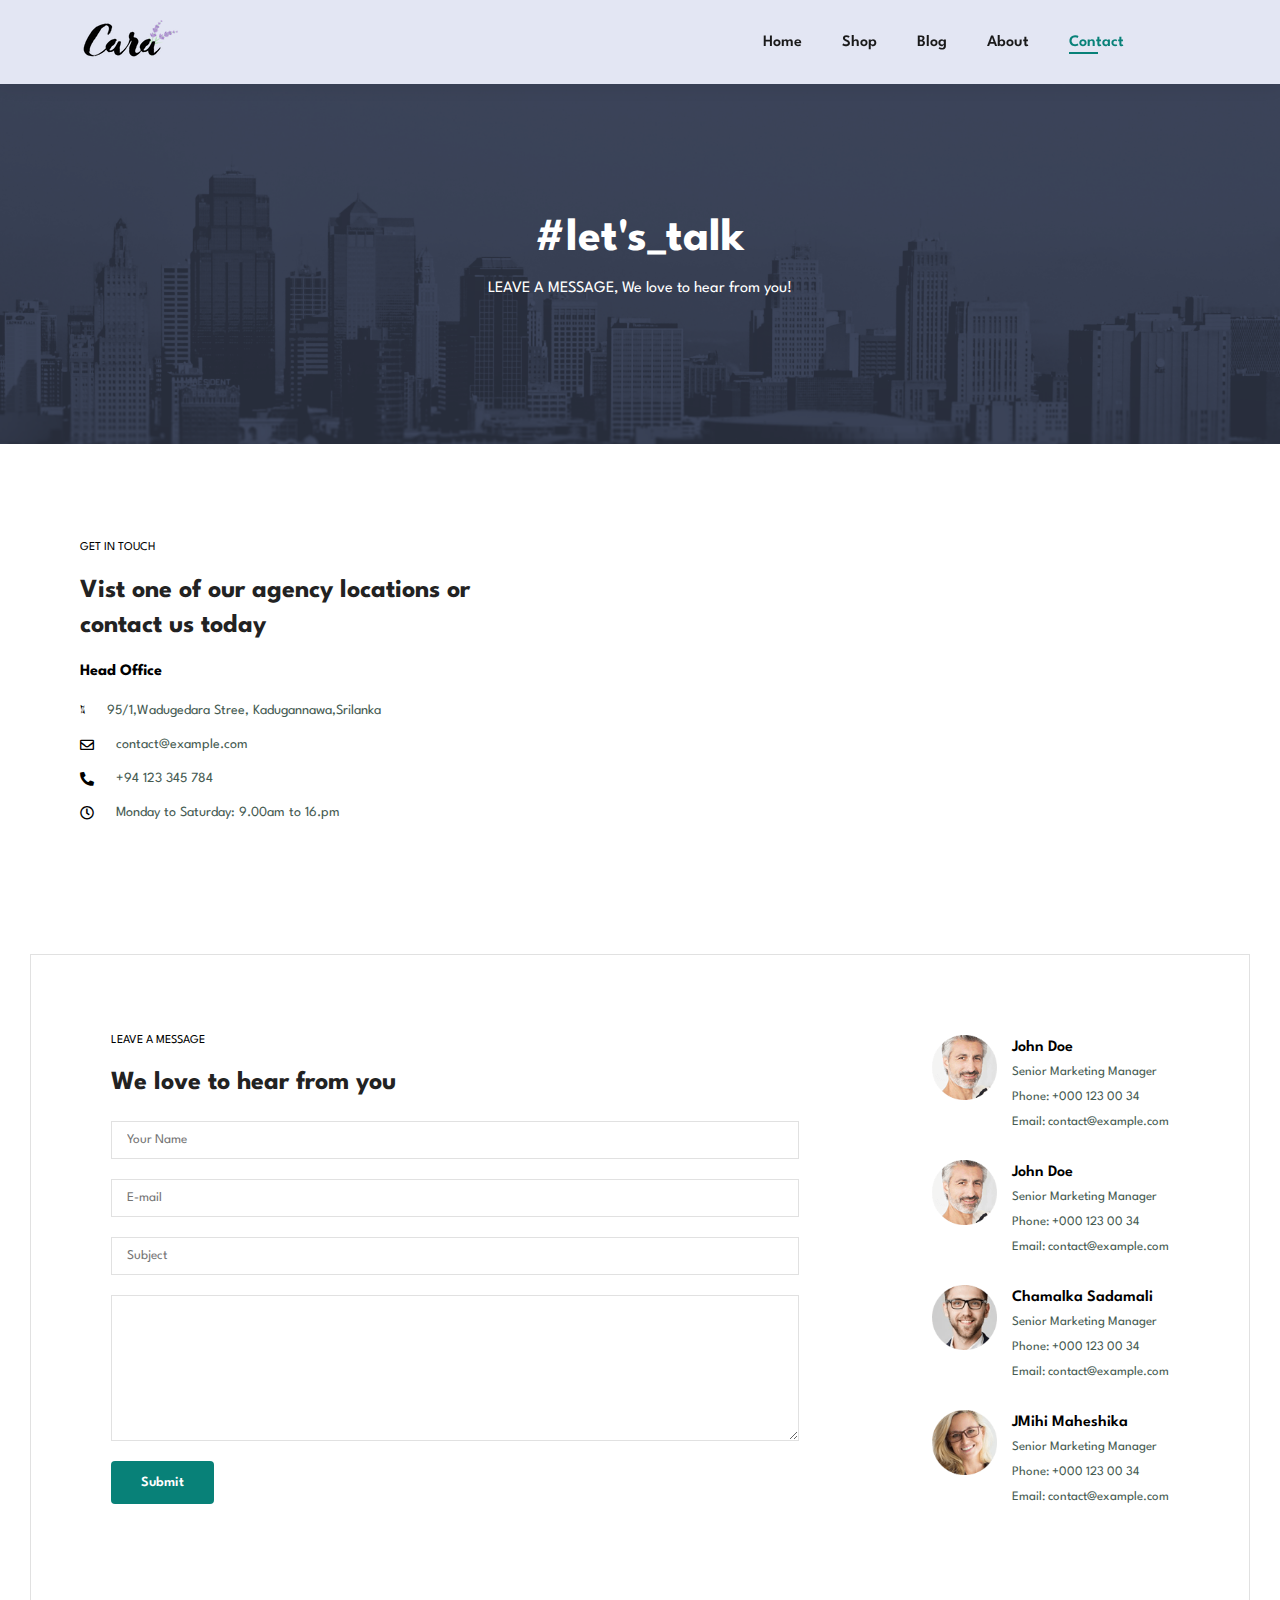
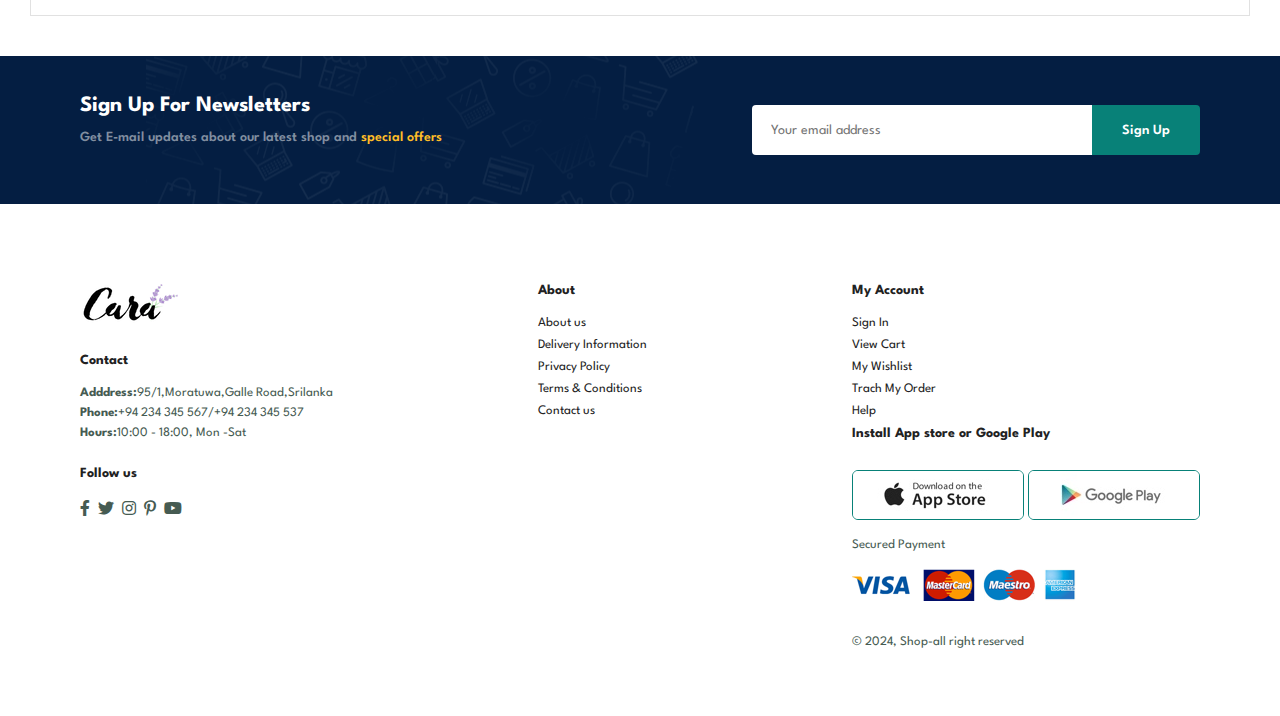
<file: Cara e-commerce/contact.html>
<!DOCTYPE html>
<html lang="en">
  <head>
    <meta charset="UTF-8" />
    <meta http-equiv="X-UA-Compatible" content="IE=edge" />
    <meta name="viewport" content="width=device-width, initial-scale=1.0" />
    <title>TShopping Web site</title>
    <link
      rel="stylesheet"
      href="https://pro.fontawesome.com/releases/v5.10.0/css/all.css"
    />

    <link rel="stylesheet" href="style.css" />
  </head>

  <body>
    <section id="header">
      <a href="#">
        <img src="img/logo.png" class="logo" alt="" />
      </a>

      <div>
        <ul id="navbar">
          <li><a href="index.html">Home</a></li>
          <li><a href="shop.html">Shop</a></li>

          <li><a href="blog.html">Blog</a></li>

          <li><a href="about.html">About</a></li>

          <li><a class="active" href="contact.html">Contact</a></li>

          <li id="lg-bag">
            <a href="cart.html"><i class="far fa-shopping-bag"></i></a>
          </li>

          <a href="#" id="close"><i class="far fa-times"></i></a>
        </ul>
      </div>

      <div id="mobile">
        <a href="cart.html"><i class="far fa-shopping-bag"></i></a>
        <i id="bar" class="fas fa-outdent"></i>
      </div>
    </section>

    <section id="page-header" class="about-header">
      <h2>#let's_talk</h2>
      <p>LEAVE A MESSAGE, We love to hear from you!</p>
    </section>

    <section id="contact-details" class="section-p1">
      <div class="details">
        <span>GET IN TOUCH</span>
        <h2>Vist one of our agency locations or contact us today</h2>
        <h3>Head Office</h3>
        <div>
          <li>
            <i class="fal fa-map"></i>
            <p>95/1,Wadugedara Stree, Kadugannawa,Srilanka</p>
          </li>
          <li>
            <i class="far fa-envelope"></i>
            <p>contact@example.com</p>
          </li>
          <li>
            <i class="fas fa-phone-alt"></i>
            <p>+94 123 345 784</p>
          </li>
          <li>
            <i class="far fa-clock"></i>
            <p>Monday to Saturday: 9.00am to 16.pm</p>
          </li>
        </div>
      </div>
      <div class="map">
        <iframe
          src="https://www.google.com/maps/embed?pb=!1m18!1m12!1m3!1d126749.66593232578!2d79.71168474335936!3d6.899327000000014!2m3!1f0!2f0!3f0!3m2!1i1024!2i768!4f13.1!3m3!1m2!1s0x3ae25961c4220941%3A0x238b8f489db33468!2sFashion%20Bug!5e0!3m2!1sen!2slk!4v1725527172608!5m2!1sen!2slk"
          width="600"
          height="450"
          style="border: 0"
          allowfullscreen=""
          loading="lazy"
          referrerpolicy="no-referrer-when-downgrade"
        ></iframe>
      </div>
    </section>

    <section id="form-details">
      <form action="">
        <span>LEAVE A MESSAGE</span>
        <h2>We love to hear from you</h2>
        <input type="text" placeholder="Your Name" />
        <input type="text" placeholder="E-mail" />
        <input type="text" placeholder="Subject" />
        <textarea name="" id="" cols="30" rows="10" placeholder="Your Message">
        </textarea>

        <button class="normal">Submit</button>
      </form>

      <div class="people">
        <div>
          <img src="img/people/1.png" alt="" />
          <p>
            <span>John Doe</span>Senior Marketing Manager

            <br />Phone: +000 123 00 34<br />
            Email: contact@example.com
          </p>
        </div>
        <div>
            <img src="img/people/1.png" alt="" />
            <p>
              <span>John Doe</span>Senior Marketing Manager
  
              <br />Phone: +000 123 00 34<br />
              Email: contact@example.com
            </p>
          </div>
          <div>
            <img src="img/people/2.png" alt="" />
            <p>
              <span>Chamalka Sadamali </span>Senior Marketing Manager
  
              <br />Phone: +000 123 00 34<br />
              Email: contact@example.com
            </p>
          </div>
          <div>
            <img src="img/people/3.png" alt="" />
            <p>
              <span>JMihi Maheshika</span> Senior Marketing Manager
  
              <br />Phone: +000 123 00 34<br />
              Email: contact@example.com
            </p>
          </div>
      </div>
    </section>

    <section id="newsletter" class="section-p1 section-m1">
      <div class="newstext">
        <h4>Sign Up For Newsletters</h4>
        <p>
          Get E-mail updates about our latest shop and
          <span>special offers</span>
        </p>
      </div>

      <div class="form">
        <input type="text" placeholder="Your email address" />
        <button class="normal">Sign Up</button>
      </div>
    </section>

    <footer class="section-p1">
      <div class="col">
        <img class="logo" src="img/logo.png" alt="" />
        <h4>Contact</h4>
        <p><strong>Adddress:</strong>95/1,Moratuwa,Galle Road,Srilanka</p>
        <p><strong>Phone:</strong>+94 234 345 567/+94 234 345 537</p>
        <p><strong>Hours:</strong>10:00 - 18:00, Mon -Sat</p>
        <div class="follow">
          <h4>Follow us</h4>
          <div class="icon">
            <i class="fab fa-facebook-f"></i>
            <i class="fab fa-twitter"></i>

            <i class="fab fa-instagram"></i>

            <i class="fab fa-pinterest-p"></i>
            <i class="fab fa-youtube"></i>
          </div>
        </div>
      </div>

      <div class="col">
        <h4>About</h4>
        <a href="#">About us</a>
        <a href="#">Delivery Information</a>

        <a href="#">Privacy Policy</a>

        <a href="#">Terms & Conditions</a>

        <a href="#">Contact us</a>
      </div>

      <div class="col">
        <h4>My Account</h4>
        <a href="#">Sign In</a>
        <a href="#">View Cart</a>

        <a href="#">My Wishlist</a>

        <a href="#">Trach My Order</a>

        <a href="#">Help</a>

        <div class="col install">
          <h4>Install App store or Google Play</h4>
          <div class="row">
            <img src="img/pay/app.jpg" alt="" />
            <img src="img/pay/play.jpg" alt="" />
          </div>

          <p>Secured Payment</p>
          <img src="img/pay//pay.png" alt="" />
        </div>
        <div class="copy-right">
          <p>© 2024, Shop-all right reserved</p>
        </div>
      </div>
    </footer>

    <script src="script.js"></script>
  </body>
</html>
</file>
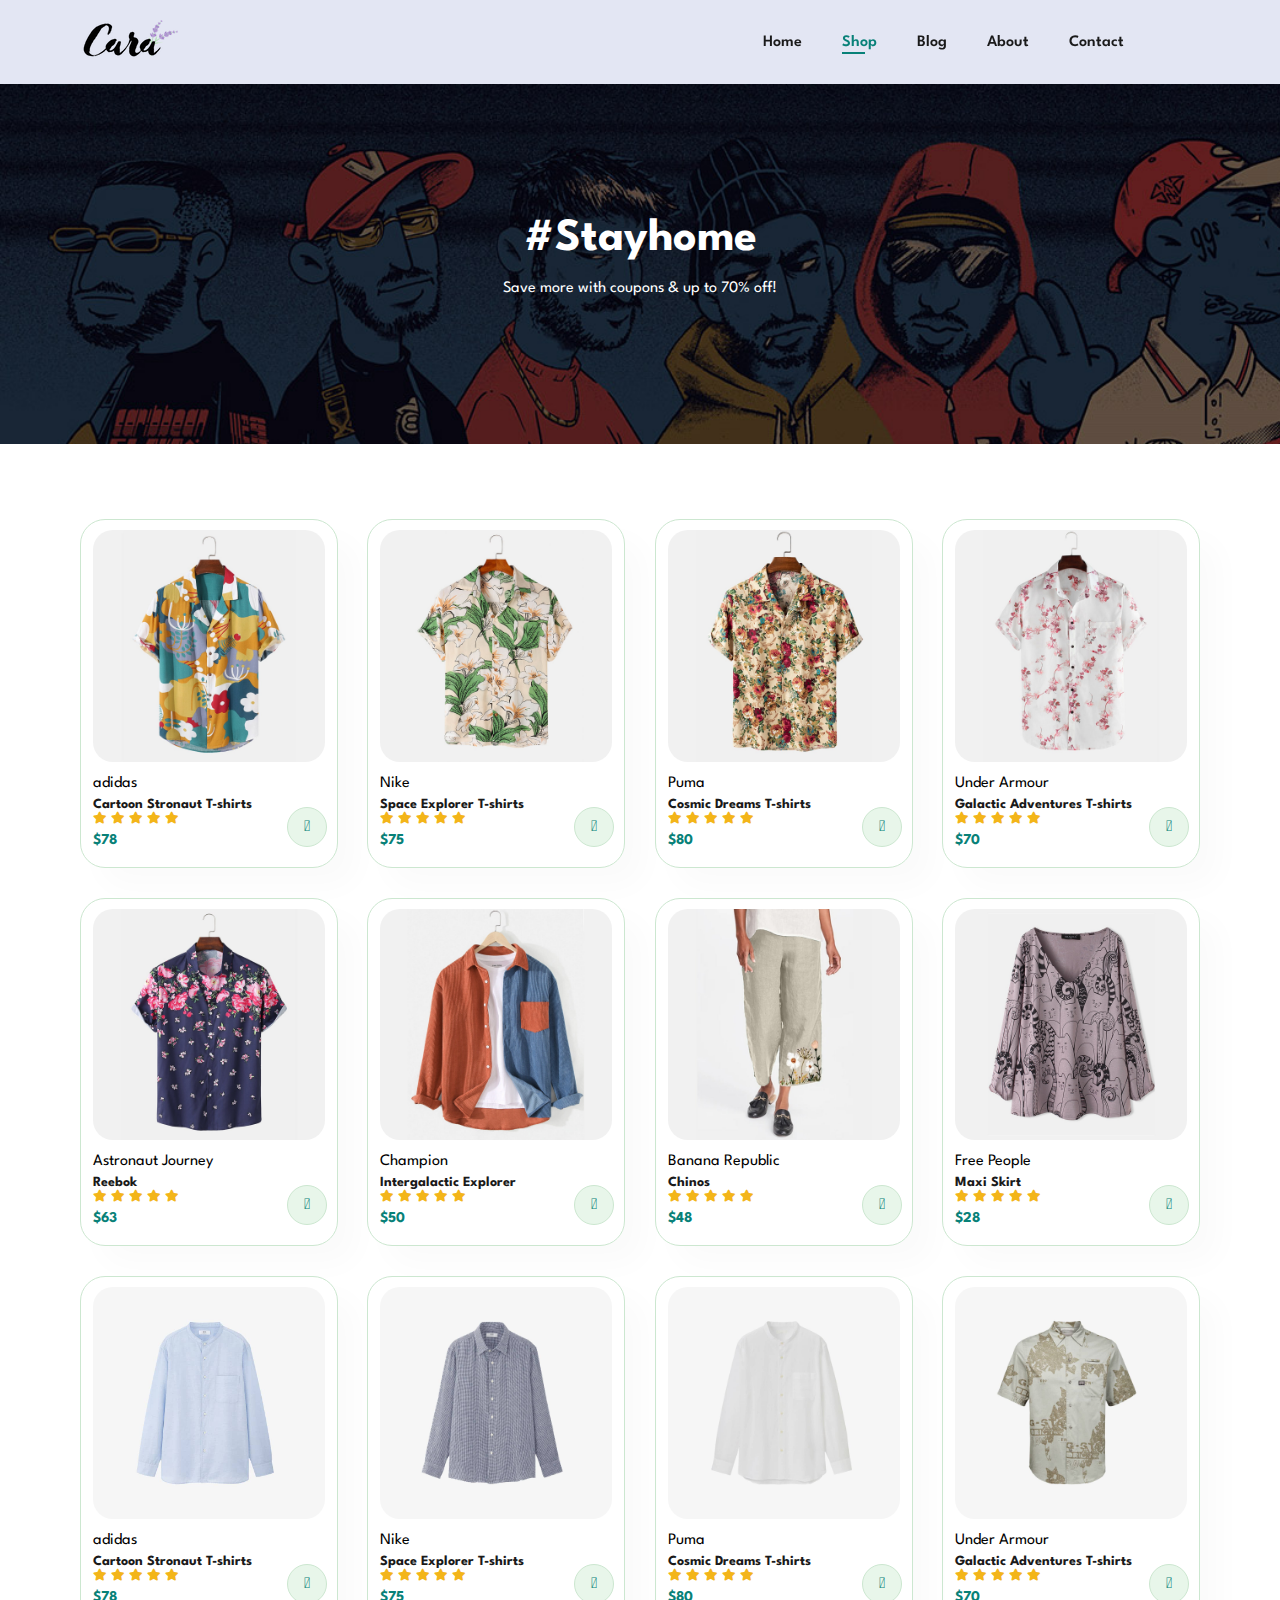
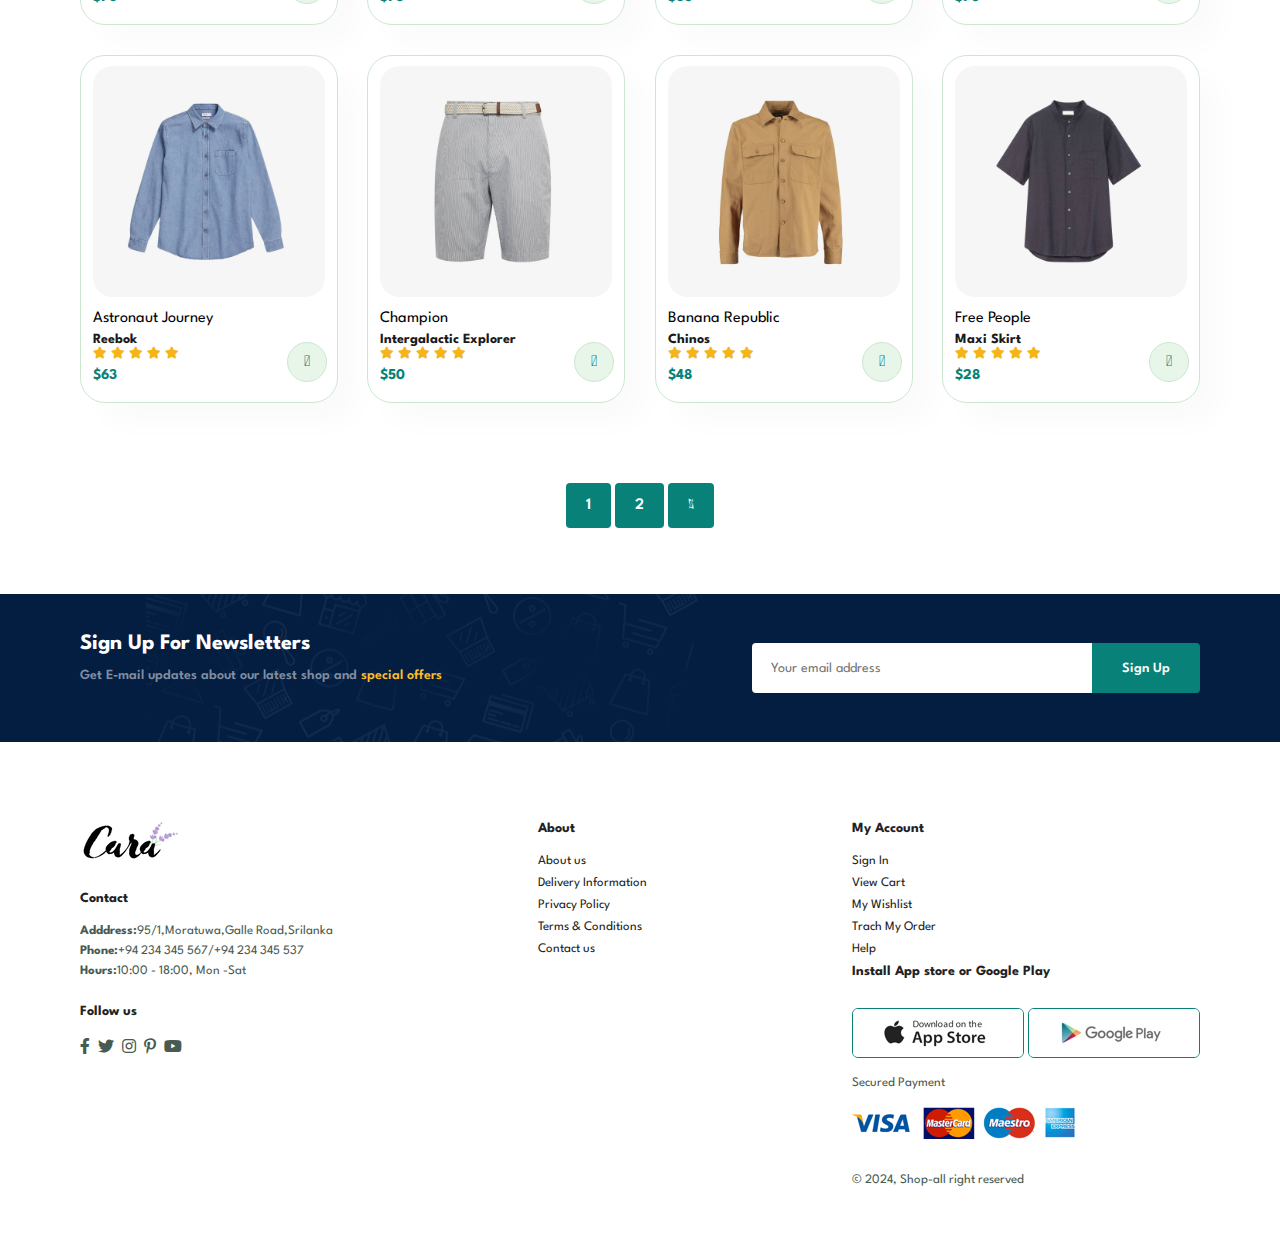
<file: Cara e-commerce/shop.html>
<!DOCTYPE html>
<html lang="en">
  <head>
    <meta charset="UTF-8" />
    <meta http-equiv="X-UA-Compatible" content="IE=edge" />
    <meta name="viewport" content="width=device-width, initial-scale=1.0" />
    <title>TShopping Web site</title>
    <link
      rel="stylesheet"
      href="https://pro.fontawesome.com/releases/v5.10.0/css/all.css"
    />

    <link rel="stylesheet" href="style.css" />
  </head>

  <body>
    <section id="header">
      <a href="#">
        <img src="img/logo.png" class="logo" alt="" />
      </a>

      <div>
        <ul id="navbar">
          <li><a href="index.html">Home</a></li>
          <li><a class="active" href="shop.html">Shop</a></li>

          <li><a href="blog.html">Blog</a></li>

          <li><a href="about.html">About</a></li>

          <li><a href="contact.html">Contact</a></li>

          <li id="lg-bag">
            <a href="cart.html"><i class="far fa-shopping-bag"></i></a>
          </li>

          <a href="#" id="close"><i class="far fa-times"></i></a>
        </ul>
      </div>

      <div id="mobile">
        <a href="cart.html"><i class="far fa-shopping-bag"></i></a>
        <i id="bar" class="fas fa-outdent"></i>
      </div>
    </section>

    <section id="page-header">
      <h2>#Stayhome</h2>
      <p>Save more with coupons & up to 70% off!</p>
    </section>

    <section id="product1" class="section-p1">
      <div class="pro-container">
        <div class="pro" onclick="window.location.href='sproduct.html';">
          <img
            src="img//products/f1.jpg"
            alt="
          "
          />
          <div class="des">
            <span>adidas</span>
            <h5>Cartoon Stronaut T-shirts</h5>
            <div class="star">
              <i class="fas fa-star"></i>
              <i class="fas fa-star"></i>

              <i class="fas fa-star"></i>

              <i class="fas fa-star"></i>

              <i class="fas fa-star"></i>
            </div>
            <h4>$78</h4>
          </div>
          <a href="#"><i class="fal fa-shopping-cart cart"></i></a>
        </div>

        <div class="pro">
          <img
            src="img/products/f2.jpg"
            alt="
        "
          />
          <div class="des">
            <span>Nike</span>
            <h5>Space Explorer T-shirts</h5>
            <div class="star">
              <i class="fas fa-star"></i>
              <i class="fas fa-star"></i>

              <i class="fas fa-star"></i>

              <i class="fas fa-star"></i>

              <i class="fas fa-star"></i>
            </div>
            <h4>$75</h4>
          </div>
          <a href="#"><i class="fal fa-shopping-cart cart"></i></a>
        </div>

        <div class="pro">
          <img
            src="img//products/f3.jpg"
            alt="
      "
          />
          <div class="des">
            <span>Puma</span>
            <h5>Cosmic Dreams T-shirts</h5>
            <div class="star">
              <i class="fas fa-star"></i>
              <i class="fas fa-star"></i>

              <i class="fas fa-star"></i>

              <i class="fas fa-star"></i>

              <i class="fas fa-star"></i>
            </div>
            <h4>$80</h4>
          </div>
          <a href="#"><i class="fal fa-shopping-cart cart"></i></a>
        </div>

        <div class="pro">
          <img
            src="img//products/f4.jpg"
            alt="
    "
          />
          <div class="des">
            <span>Under Armour</span>
            <h5>Galactic Adventures T-shirts</h5>
            <div class="star">
              <i class="fas fa-star"></i>
              <i class="fas fa-star"></i>

              <i class="fas fa-star"></i>

              <i class="fas fa-star"></i>

              <i class="fas fa-star"></i>
            </div>
            <h4>$70</h4>
          </div>
          <a href="#"><i class="fal fa-shopping-cart cart"></i></a>
        </div>
        <div class="pro">
          <img
            src="img//products/f5.jpg"
            alt="
  "
          />
          <div class="des">
            <span>Astronaut Journey</span>
            <h5>Reebok</h5>
            <div class="star">
              <i class="fas fa-star"></i>
              <i class="fas fa-star"></i>

              <i class="fas fa-star"></i>

              <i class="fas fa-star"></i>

              <i class="fas fa-star"></i>
            </div>
            <h4>$63</h4>
          </div>
          <a href="#"><i class="fal fa-shopping-cart cart"></i></a>
        </div>
        <div class="pro">
          <img
            src="img//products/f6.jpg"
            alt="
  "
          />
          <div class="des">
            <span>Champion</span>
            <h5>Intergalactic Explorer</h5>
            <div class="star">
              <i class="fas fa-star"></i>
              <i class="fas fa-star"></i>

              <i class="fas fa-star"></i>

              <i class="fas fa-star"></i>

              <i class="fas fa-star"></i>
            </div>
            <h4>$50</h4>
          </div>
          <a href="#"><i class="fal fa-shopping-cart cart"></i></a>
        </div>
        <div class="pro">
          <img
            src="img//products/f7.jpg"
            alt="
  "
          />
          <div class="des">
            <span>Banana Republic</span>
            <h5>Chinos</h5>
            <div class="star">
              <i class="fas fa-star"></i>
              <i class="fas fa-star"></i>

              <i class="fas fa-star"></i>

              <i class="fas fa-star"></i>

              <i class="fas fa-star"></i>
            </div>
            <h4>$48</h4>
          </div>
          <a href="#"><i class="fal fa-shopping-cart cart"></i></a>
        </div>
        <div class="pro">
          <img
            src="img//products/f8.jpg"
            alt="
  "
          />
          <div class="des">
            <span>Free People</span>
            <h5>Maxi Skirt</h5>
            <div class="star">
              <i class="fas fa-star"></i>
              <i class="fas fa-star"></i>

              <i class="fas fa-star"></i>

              <i class="fas fa-star"></i>

              <i class="fas fa-star"></i>
            </div>
            <h4>$28</h4>
          </div>
          <a href="#"><i class="fal fa-shopping-cart cart"></i></a>
        </div>

        <div class="pro">
          <img
            src="img//products/n1.jpg"
            alt="
          "
          />
          <div class="des">
            <span>adidas</span>
            <h5>Cartoon Stronaut T-shirts</h5>
            <div class="star">
              <i class="fas fa-star"></i>
              <i class="fas fa-star"></i>

              <i class="fas fa-star"></i>

              <i class="fas fa-star"></i>

              <i class="fas fa-star"></i>
            </div>
            <h4>$78</h4>
          </div>
          <a href="#"><i class="fal fa-shopping-cart cart"></i></a>
        </div>

        <div class="pro">
          <img
            src="img/products/n2.jpg"
            alt="
        "
          />
          <div class="des">
            <span>Nike</span>
            <h5>Space Explorer T-shirts</h5>
            <div class="star">
              <i class="fas fa-star"></i>
              <i class="fas fa-star"></i>

              <i class="fas fa-star"></i>

              <i class="fas fa-star"></i>

              <i class="fas fa-star"></i>
            </div>
            <h4>$75</h4>
          </div>
          <a href="#"><i class="fal fa-shopping-cart cart"></i></a>
        </div>

        <div class="pro">
          <img
            src="img//products/n3.jpg"
            alt="
      "
          />
          <div class="des">
            <span>Puma</span>
            <h5>Cosmic Dreams T-shirts</h5>
            <div class="star">
              <i class="fas fa-star"></i>
              <i class="fas fa-star"></i>

              <i class="fas fa-star"></i>

              <i class="fas fa-star"></i>

              <i class="fas fa-star"></i>
            </div>
            <h4>$80</h4>
          </div>
          <a href="#"><i class="fal fa-shopping-cart cart"></i></a>
        </div>

        <div class="pro">
          <img
            src="img//products/n4.jpg"
            alt="
    "
          />
          <div class="des">
            <span>Under Armour</span>
            <h5>Galactic Adventures T-shirts</h5>
            <div class="star">
              <i class="fas fa-star"></i>
              <i class="fas fa-star"></i>

              <i class="fas fa-star"></i>

              <i class="fas fa-star"></i>

              <i class="fas fa-star"></i>
            </div>
            <h4>$70</h4>
          </div>
          <a href="#"><i class="fal fa-shopping-cart cart"></i></a>
        </div>
        <div class="pro">
          <img
            src="img//products/n5.jpg"
            alt="
  "
          />
          <div class="des">
            <span>Astronaut Journey</span>
            <h5>Reebok</h5>
            <div class="star">
              <i class="fas fa-star"></i>
              <i class="fas fa-star"></i>

              <i class="fas fa-star"></i>

              <i class="fas fa-star"></i>

              <i class="fas fa-star"></i>
            </div>
            <h4>$63</h4>
          </div>
          <a href="#"><i class="fal fa-shopping-cart cart"></i></a>
        </div>
        <div class="pro">
          <img
            src="img//products/n6.jpg"
            alt="
  "
          />
          <div class="des">
            <span>Champion</span>
            <h5>Intergalactic Explorer</h5>
            <div class="star">
              <i class="fas fa-star"></i>
              <i class="fas fa-star"></i>

              <i class="fas fa-star"></i>

              <i class="fas fa-star"></i>

              <i class="fas fa-star"></i>
            </div>
            <h4>$50</h4>
          </div>
          <a href="#"><i class="fal fa-shopping-cart cart"></i></a>
        </div>
        <div class="pro">
          <img
            src="img//products/n7.jpg"
            alt="
  "
          />
          <div class="des">
            <span>Banana Republic</span>
            <h5>Chinos</h5>
            <div class="star">
              <i class="fas fa-star"></i>
              <i class="fas fa-star"></i>

              <i class="fas fa-star"></i>

              <i class="fas fa-star"></i>

              <i class="fas fa-star"></i>
            </div>
            <h4>$48</h4>
          </div>
          <a href="#"><i class="fal fa-shopping-cart cart"></i></a>
        </div>
        <div class="pro">
          <img
            src="img//products/n8.jpg"
            alt="
  "
          />
          <div class="des">
            <span>Free People</span>
            <h5>Maxi Skirt</h5>
            <div class="star">
              <i class="fas fa-star"></i>
              <i class="fas fa-star"></i>

              <i class="fas fa-star"></i>

              <i class="fas fa-star"></i>

              <i class="fas fa-star"></i>
            </div>
            <h4>$28</h4>
          </div>
          <a href="#"><i class="fal fa-shopping-cart cart"></i></a>
        </div>
      </div>
    </section>
    

    <section id="pagination" class="section-p1">
      <a href="#">1</a>
      <a href="#">2</a>
      <a href="#"><i class="fal fa-long-arrow-alt-right"></i></a>
    </section>

    <section id="newsletter" class="section-p1 section-m1">
      <div class="newstext">
        <h4>Sign Up For Newsletters</h4>
        <p>
          Get E-mail updates about our latest shop and
          <span>special offers</span>
        </p>
      </div>

      <div class="form">
        <input type="text" placeholder="Your email address" />
        <button class="normal">Sign Up</button>
      </div>
    </section>

    <footer class="section-p1">
      <div class="col">
        <img class="logo" src="img/logo.png" alt="" />
        <h4>Contact</h4>
        <p><strong>Adddress:</strong>95/1,Moratuwa,Galle Road,Srilanka</p>
        <p><strong>Phone:</strong>+94 234 345 567/+94 234 345 537</p>
        <p><strong>Hours:</strong>10:00 - 18:00, Mon -Sat</p>
        <div class="follow">
          <h4>Follow us</h4>
          <div class="icon">
            <i class="fab fa-facebook-f"></i>
            <i class="fab fa-twitter"></i>

            <i class="fab fa-instagram"></i>

            <i class="fab fa-pinterest-p"></i>
            <i class="fab fa-youtube"></i>
          </div>
        </div>
      </div>

      <div class="col">
        <h4>About</h4>
        <a href="#">About us</a>
        <a href="#">Delivery Information</a>

        <a href="#">Privacy Policy</a>

        <a href="#">Terms & Conditions</a>

        <a href="#">Contact us</a>
      </div>

      <div class="col">
        <h4>My Account</h4>
        <a href="#">Sign In</a>
        <a href="#">View Cart</a>

        <a href="#">My Wishlist</a>

        <a href="#">Trach My Order</a>

        <a href="#">Help</a>

        <div class="col install">
          <h4>Install App store or Google Play</h4>
          <div class="row">
            <img src="img/pay/app.jpg" alt="" />
            <img src="img/pay/play.jpg" alt="" />
          </div>

          <p>Secured Payment</p>
          <img src="img/pay//pay.png" alt="" />
        </div>
        <div class="copy-right">
          <p>© 2024, Shop-all right reserved</p>
        </div>
      </div>
    </footer>

    <script src="script.js"></script>
  </body>
</html>
</file>
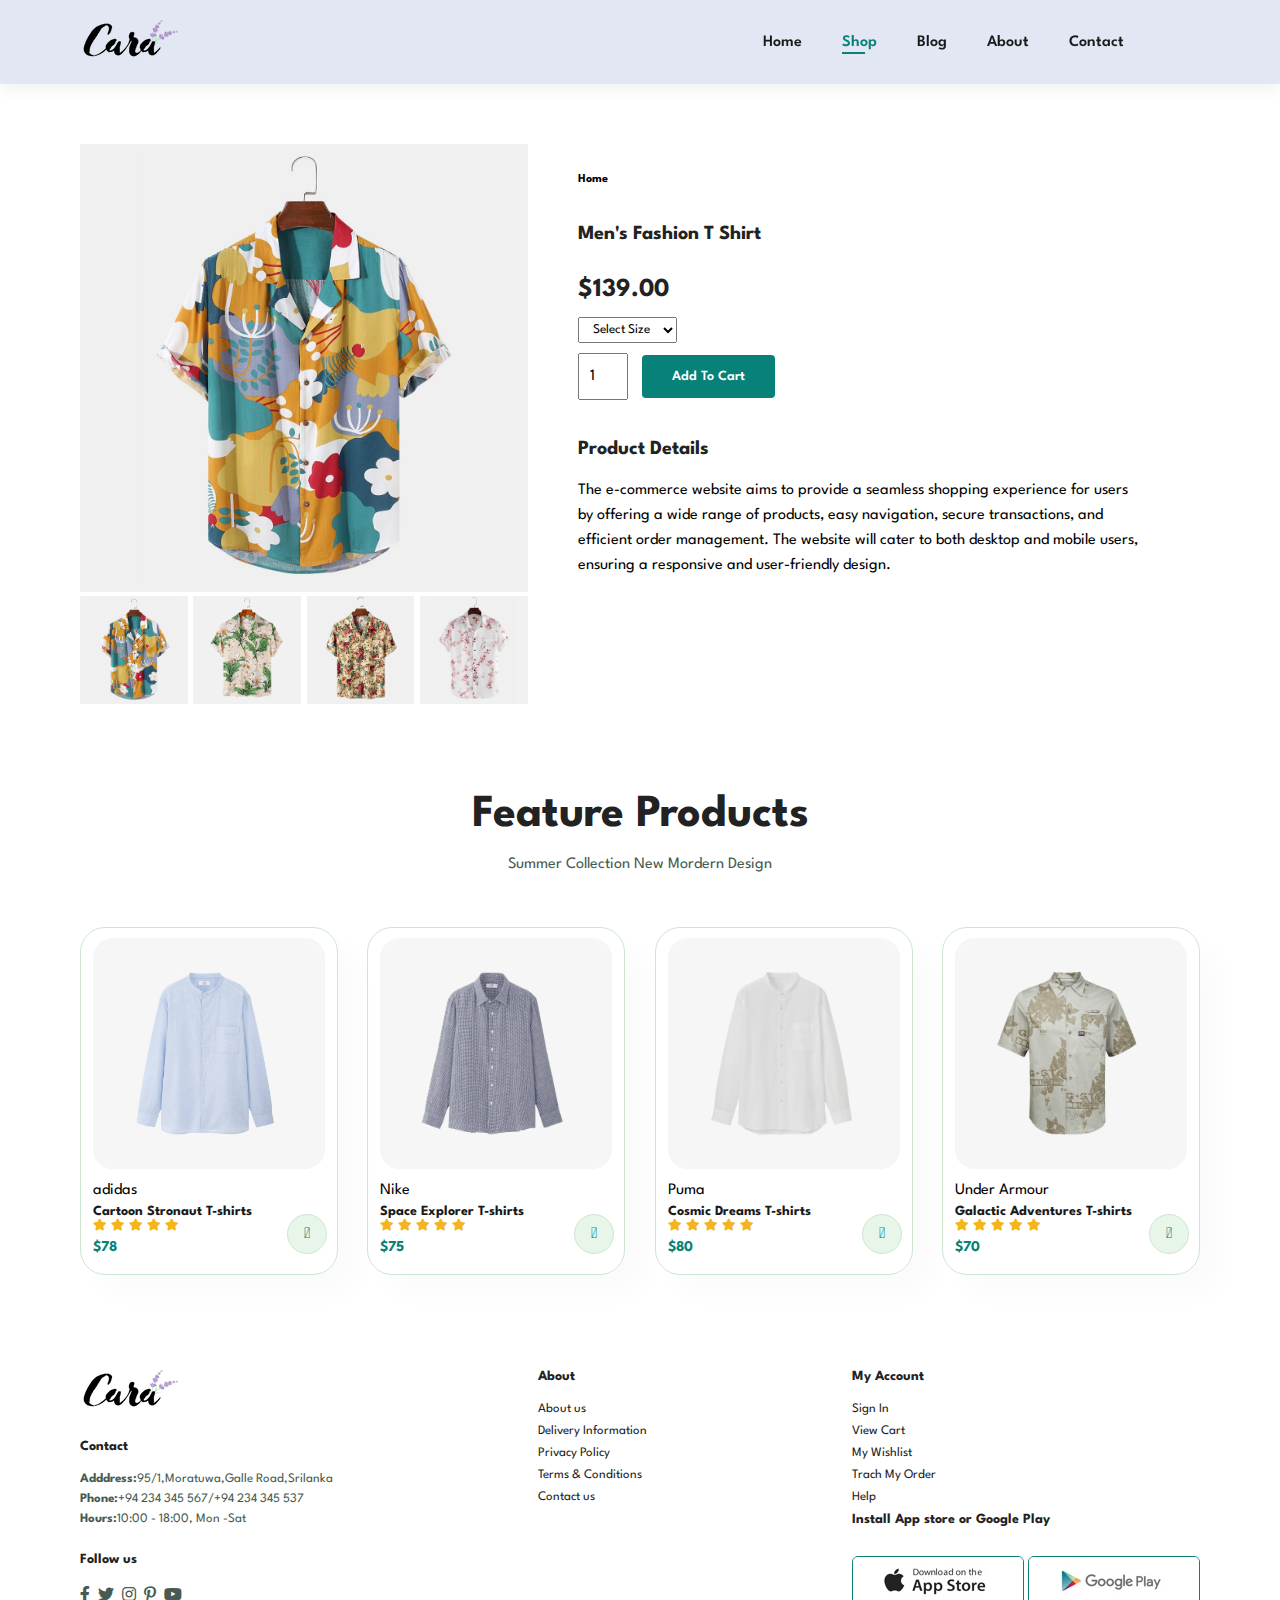
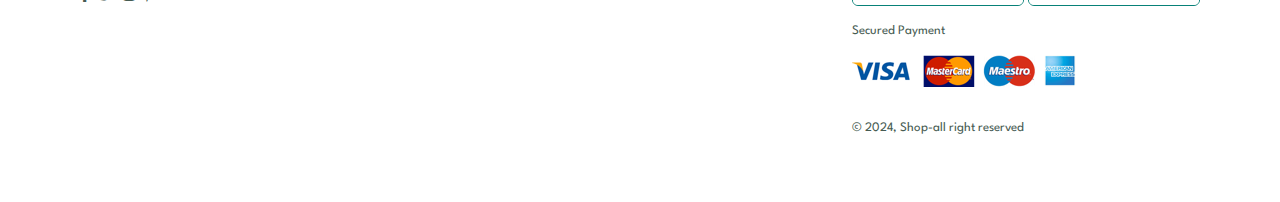
<file: Cara e-commerce/sproduct.html>
<!DOCTYPE html>
<html lang="en">
  <head>
    <meta charset="UTF-8" />
    <meta http-equiv="X-UA-Compatible" content="IE=edge" />
    <meta name="viewport" content="width=device-width, initial-scale=1.0" />
    <title>TShopping Web site</title>
    <link
      rel="stylesheet"
      href="https://pro.fontawesome.com/releases/v5.10.0/css/all.css"
    />

    <link rel="stylesheet" href="style.css" />
  </head>

  <body>
    <section id="header">
      <a href="#">
        <img src="img/logo.png" class="logo" alt="" />
      </a>

      <div>
        <ul id="navbar">
          <li><a href="index.html">Home</a></li>
          <li><a class="active" href="shop.html">Shop</a></li>

          <li><a href="blog.html">Blog</a></li>

          <li><a href="about.html">About</a></li>

          <li><a href="contact.html">Contact</a></li>

          <li id="lg-bag">
            <a href="cart.html"><i class="far fa-shopping-bag"></i></a>
          </li>

          <a href="#" id="close"><i class="far fa-times"></i></a>
        </ul>
      </div>

      <div id="mobile">
        <a href="cart.html"><i class="far fa-shopping-bag"></i></a>
        <i id="bar" class="fas fa-outdent"></i>
      </div>
    </section>

    <section id="prodetails" class="section-p1">
      <div class="single-pro-image">
        <img src="img/products/f1.jpg" width="100%" id="MainImg" alt="" />
        <div class="small-img-group">
          <div class="small-img-col">
            <img
              src="img//products/f1.jpg"
              width="100%"
              class="small-img"
              alt=""
            />
          </div>
          <div class="small-img-col">
            <img
              src="img//products/f2.jpg"
              width="100%"
              class="small-img"
              alt=""
            />
          </div>
          <div class="small-img-col">
            <img
              src="img//products/f3.jpg"
              width="100%"
              class="small-img"
              alt=""
            />
          </div>
          <div class="small-img-col">
            <img
              src="img//products/f4.jpg"
              width="100%"
              class="small-img"
              alt=""
            />
          </div>
        </div>
      </div>
      <div class="single-pro-details">
        <h6>Home</h6>
        <h4>Men's Fashion T Shirt</h4>
        <h2>$139.00</h2>

        <select>
          <option>Select Size</option>
          <option>XL</option>

          <option>XXL</option>

          <option>Small</option>

          <option>Large</option>
        </select>
        <input type="number" value="1" />
        <button class="normal">Add To Cart</button>
        <h4>Product Details</h4>
        <span>
          The e-commerce website aims to provide a seamless shopping experience
          for users by offering a wide range of products, easy navigation,
          secure transactions, and efficient order management. The website will
          cater to both desktop and mobile users, ensuring a responsive and
          user-friendly design.
        </span>
      </div>
    </section>

    <section id="product1" class="section-p1">
      <h2>Feature Products</h2>
      <p>Summer Collection New Mordern Design</p>
      <div class="pro-container">
        <div class="pro">
          <img
            src="img//products/n1.jpg"
            alt="
          "
          />
          <div class="des">
            <span>adidas</span>
            <h5>Cartoon Stronaut T-shirts</h5>
            <div class="star">
              <i class="fas fa-star"></i>
              <i class="fas fa-star"></i>

              <i class="fas fa-star"></i>

              <i class="fas fa-star"></i>

              <i class="fas fa-star"></i>
            </div>
            <h4>$78</h4>
          </div>
          <a href="#"><i class="fal fa-shopping-cart cart"></i></a>
        </div>

        <div class="pro">
          <img
            src="img/products/n2.jpg"
            alt="
        "
          />
          <div class="des">
            <span>Nike</span>
            <h5>Space Explorer T-shirts</h5>
            <div class="star">
              <i class="fas fa-star"></i>
              <i class="fas fa-star"></i>

              <i class="fas fa-star"></i>

              <i class="fas fa-star"></i>

              <i class="fas fa-star"></i>
            </div>
            <h4>$75</h4>
          </div>
          <a href="#"><i class="fal fa-shopping-cart cart"></i></a>
        </div>

        <div class="pro">
          <img
            src="img//products/n3.jpg"
            alt="
      "
          />
          <div class="des">
            <span>Puma</span>
            <h5>Cosmic Dreams T-shirts</h5>
            <div class="star">
              <i class="fas fa-star"></i>
              <i class="fas fa-star"></i>

              <i class="fas fa-star"></i>

              <i class="fas fa-star"></i>

              <i class="fas fa-star"></i>
            </div>
            <h4>$80</h4>
          </div>
          <a href="#"><i class="fal fa-shopping-cart cart"></i></a>
        </div>

        <div class="pro">
          <img
            src="img//products/n4.jpg"
            alt="
    "
          />
          <div class="des">
            <span>Under Armour</span>
            <h5>Galactic Adventures T-shirts</h5>
            <div class="star">
              <i class="fas fa-star"></i>
              <i class="fas fa-star"></i>

              <i class="fas fa-star"></i>

              <i class="fas fa-star"></i>

              <i class="fas fa-star"></i>
            </div>
            <h4>$70</h4>
          </div>
          <a href="#"><i class="fal fa-shopping-cart cart"></i></a>
        </div>
      
         
      
          
       
    </section>

    <footer class="section-p1">
      <div class="col">
        <img class="logo" src="img/logo.png" alt="" />
        <h4>Contact</h4>
        <p><strong>Adddress:</strong>95/1,Moratuwa,Galle Road,Srilanka</p>
        <p><strong>Phone:</strong>+94 234 345 567/+94 234 345 537</p>
        <p><strong>Hours:</strong>10:00 - 18:00, Mon -Sat</p>
        <div class="follow">
          <h4>Follow us</h4>
          <div class="icon">
            <i class="fab fa-facebook-f"></i>
            <i class="fab fa-twitter"></i>

            <i class="fab fa-instagram"></i>

            <i class="fab fa-pinterest-p"></i>
            <i class="fab fa-youtube"></i>
          </div>
        </div>
      </div>

      <div class="col">
        <h4>About</h4>
        <a href="#">About us</a>
        <a href="#">Delivery Information</a>

        <a href="#">Privacy Policy</a>

        <a href="#">Terms & Conditions</a>

        <a href="#">Contact us</a>
      </div>

      <div class="col">
        <h4>My Account</h4>
        <a href="#">Sign In</a>
        <a href="#">View Cart</a>

        <a href="#">My Wishlist</a>

        <a href="#">Trach My Order</a>

        <a href="#">Help</a>

        <div class="col install">
          <h4>Install App store or Google Play</h4>
          <div class="row">
            <img src="img/pay/app.jpg" alt="" />
            <img src="img/pay/play.jpg" alt="" />
          </div>

          <p>Secured Payment</p>
          <img src="img/pay//pay.png" alt="" />
        </div>
        <div class="copy-right">
          <p>© 2024, Shop-all right reserved</p>
        </div>
      </div>
    </footer>



    <script>

      var MainImg = document.getElementById("MainImg");
      var smallimg =document.getElementsByClassName("small-img");


smallimg[0].onclick=function(){
  MainImg.src=smallimg[0].src;
}



smallimg[1].onclick=function(){
  MainImg.src=smallimg[1].src;
}




smallimg[2].onclick=function(){
  MainImg.src=smallimg[2].src;
}




smallimg[3].onclick=function(){
  MainImg.src=smallimg[3].src;
}


    </script>


    <script src="script.js"></script>
  </body>
</html>
</file>
<file: Cara e-commerce/style.css>
@import url("https://fonts.googleapis.com/css2?family=Spartan:wght@100;200;300;400;500;600;700;800;900&display=swap");


/* body {
  overflow-x: hidden;
} */

* {
  margin: 0;
  padding: 0;
  box-sizing: border-box;
  font-family: "Spartan", sans-serif;
}

html {
  scroll-behavior: smooth;
}

/* Global Styles */

h1 {
  font-size: 50px;
  line-height: 64px;
  color: #222;
}

h2 {
  font-size: 46px;
  line-height: 54px;
  color: #222;
}

h4 {
  font-size: 20px;
  color: #222;
}

h6 {
  font-weight: 700;
  font-size: 12px;
}

p {
  font-size: 16px;
  color: #465b52;
  margin: 15px 0 20px 0;
}

.section-p1 {
  padding: 40px 80px;
}

.section-m1 {
  margin: 40px 0;
}

button.normal {
  font-size: 14px;
  font-weight: 600;
  padding: 15px 30px;
  color: #000;
  background-color: #fff;
  border-radius: 4px;
  cursor: pointer;
  border: none;
  outline: none;
  transition: 0.2s;

}


button.white {
  font-size: 13px;
  font-weight: 600;
  padding: 11px 18px;
  color: #fff;
  background-color: transparent;
  cursor: pointer;
  border: 1px solid #fff;
  outline: none;
  transition: 0.2s;

}

body {
  width: 100%;
}


/* header section */

#header {

  display: flex;
  align-items: center;
  justify-content: space-between;
  padding: 20px 80px;
  background: #E3E6F3;
  box-shadow: 0 5px 15px rgba(0, 0, 0, 0.06);
  z-index: 999;
  /* not moving the header */
  position: sticky;
  top: 0;
  left: 0;

}


#navbar {

  display: flex;
  align-items: center;
  justify-content: center;
}

#navbar li {
  list-style: none;
  padding: 0 20px;
  position: relative;

}

#navbar li a {
  text-decoration: none;
  font-size: 16px;
  font-weight: 600;
  color: #1a1a1a;
  transition: 0.3s ease;

}

#navbar li a:hover,
#navbar li a.active {
  color: #088178;

}


#navbar li a.active::after,
#navbar li a:hover::after {
  content: "";
  width: 30%;
  height: 2px;
  background: #088178;
  position: absolute;
  bottom: -4px;
  left: 20px;
}

#mobile {
  display: none;
  align-items: center;
}


#close {

  display: none;
}


/* Home page */


#hero {
  background-image: url("img/hero4.png");
  height: 90vh;
  width: 100%;
  background-size: cover;
  background-position: top 25% right 0;
  padding: 0 80px;
  display: flex;
  flex-direction: column;
  align-items: flex-start;
  justify-content: center;
}

#hero h4 {
  padding-bottom: 15px;

}

#hero h1 {
  color: #088178;
}

#hero button {
  background-image: url(img/button.png
);
  background-color: transparent;
  color: #088178;
  border: 0;
  padding: 14px 80px 14px 65px;
  background-repeat: no-repeat;
  cursor: pointer;
  font-weight: 700;
  font-size: 15px;


}


#feature {
  display: flex;
  align-items: center;
  justify-content: space-between;
  flex-wrap: wrap;
}


#feature .fe-box {
  width: 180px;
  text-align: center;
  padding: 25px 15px;
  box-shadow: 20px 20px 34px rgba(0, 0, 0, 0.03);
  border: 1px solid #cce7d0;
  border-radius: 4px;
  margin: 15px 0;
}

#feature .fe-box:hover {

  box-shadow: 10px 10px 54px rgba(70, 62, 221, 0.01);


}

#feature .fe-box img {

  width: 100%;
  margin-bottom: 10px;

}

#feature .fe-box h6 {
  display: inline-block;
  padding: 9px 8px 6px 8px;
  line-height: 1;
  border-radius: 4px;
  color: #088178;
  background-color: #fddde4;
}


#feature .fe-box:nth-child(2) h6 {
  background-color: #f6dbf6;
}


#feature .fe-box:nth-child(3) h6 {
  background-color: #cdebbc;
}

#feature .fe-box:nth-child(4) h6 {
  background-color: #d1e8f2;
}


#feature .fe-box:nth-child(5) h6 {
  background-color: #cdd4f8;
}

#feature .fe-box:nth-child(6) h6 {
  background-color: #fff2e5;
}

/* product sections */

#product1 {
  text-align: center;


}

#product1 .pro-container {
  display: flex;
  justify-content: space-between;
  padding-top: 20px;
  flex-wrap: wrap;
}

#product1 .pro {
  width: 23%;
  min-width: 250px;
  padding: 10px 12px;

  border: 1px solid #cce7d0;
  border-radius: 25px;
  cursor: pointer;
  box-shadow: 20px 20px 30px rgba(0, 0, 0, 0.02);
  margin: 15px 0;
  transition: 0.2s ease;
  position: relative;

}

#product1 .pro:hover {
  box-shadow: 20px 20px 30px rgba(0, 0, 0, 0.06);

}


#product1 .pro img {
  width: 100%;
  border-radius: 20px;

}

#product1 .pro .des {
  text-align: start;
  padding: 10px 0;


}

#product1 .pro .des .span {
  color: #606063;
  font-size: 12px;

}

#product1 .pro .des h5 {
  padding-top: 7px;
  color: #1a1a1a;
  font-size: 14px;
}


#product1 .pro .des i {
  font-size: 12px;
  color: rgb(243, 181, 25);
}

#product1 .pro .des h4 {

  padding-top: 7px;
  font-size: 15px;
  font-weight: 700;
  color: #088178;

}

#product1 .pro .cart {
  width: 40px;
  height: 40px;
  line-height: 40px;
  border-radius: 50px;
  background-color: #e8f6ea;
  font-weight: 500;
  color: #088178;
  border: 1px solid #cce7d0;
  position: absolute;
  bottom: 20px;
  right: 10px;
}

#banner {
  display: flex;
  flex-direction: column;
  justify-content: center;
  align-items: center;
  text-align: center;
  background-image: url(img/banner/b2.jpg);
  width: 100%;
  height: 40vh;
  background-size: cover;
  background-position: center;

}

#banner h4 {
  color: #fff;
  font-size: 16px;
}


#banner h2 {
  color: #fff;
  font-size: 30px;
  padding: 10px 0;

}


#banner h2 span {
  color: #ef3636;



}


#banner button:hover {
  background-color: #088178;
  color: #fff;

}

#sm-banner {
  display: flex;
  justify-content: space-between;
  /* flex-wrap: wrap; */

}


#sm-banner .banner-box {
  display: flex;
  flex-direction: column;
  justify-content: center;
  align-items: flex-start;
  background-image: url(img/banner/b17.jpg);
  min-width: 540px;
  height: 40vh;
  background-size: cover;
  background-position: center;
  padding: 30px;
  color: white;
  /* justify-content: space-between; */


}



#sm-banner h4 {

  color: #fff;
  font-size: 20px;
  font-weight: 300;


}

#sm-banner h2 {

  color: #fff;
  font-size: 28px;
  font-weight: 800;


}


#sm-banner span {

  color: #fff;
  font-size: 14px;
  font-weight: 500;
  padding-bottom: 15px;


}


#sm-banner .banner-box:hover button {
  background: #088178;
  border: 1px solid #088178;

}



#sm-banner .banner-box2 {

  background-image: url(img/banner/b10.jpg);


}


#banner3 {
  display: flex;
  justify-content: space-between;
  flex-wrap: wrap;
  padding: 0 80px;
}

#banner3 .banner-box {
  display: flex;
  flex-direction: column;
  justify-content: center;
  align-items: flex-start;
  background-image: url(img/banner/b7.jpg);
  min-width: 30%;
  height: 30vh;
  background-size: cover;
  background-position: center;
  padding: 20px;
  /* justify-content: space-between; */
  margin-bottom: 20px;



}

#banner3 .banner-box2 {
  background-image: url(img/banner/b4.jpg);

}


#banner3 .banner-box3 {
  background-image: url(img/banner/b18.jpg);

}

#banner3 h2 {

  color: #fff;
  font-weight: 900;
  font-size: 22px;

}



#banner3 h3 {

  color: #ec544e;
  font-weight: 800;
  font-size: 15px;

}


#newsletter {

  display: flex;
  justify-content: space-between;
  flex-wrap: wrap;
  align-items: center;
  background-image: url("img/banner/b14.png");
  background-repeat: no-repeat;
  background-position: 20% 30%;
  background-color: #041e42;



}


#newsletter h4 {
  font-size: 22px;
  font-weight: 700;
  color: #fff;
}

#newsletter p {
  font-size: 14px;
  font-weight: 600;
  color: #818ea0;

}

#newsletter p span {

  color: #ffbd27;

}

#newsletter .form {

  display: flex;
  width: 40%;

}

#newsletter input {
  height: 3.125rem;
  padding: 0 1.25em;
  font-size: 14px;
  width: 100%;
  border: 1px solid transparent;
  border-radius: 4px;
  outline: none;
  border-top-right-radius: 0;
  border-bottom-right-radius: 0;
}


#newsletter button {

  background-color: #088178;
  color: #fff;
  white-space: nowrap;
  border-top-left-radius: 0;
  border-bottom-left-radius: 0;

}

footer {
  display: flex;
  flex-wrap: wrap;
  justify-content: space-between;
}


footer .col {
  display: flex;
  flex-direction: column;
  align-items: flex-start;
  margin-bottom: 20px;
}


footer .logo {
  margin-bottom: 30px;
}


footer h4 {
  font-size: 14px;
  padding-bottom: 20px;
}


footer p {
  font-size: 13px;
  margin: 0 0 8px 0;
}

footer a {
  font-size: 13px;
  text-decoration: none;
  color: #222;
  margin-bottom: 10px;
}


footer .follow {

  margin-top: 20px;

}


footer .follow i {
  color: #465b52;
  padding-right: 4px;
  cursor: pointer;

}

footer .install .row img {

  border: 1px solid #088178;
  border-radius: 6px;

}


footer .install img {
  margin: 10px 0 15px 0;
}


footer .follow i:hover,
footer a:hover {

  color: #088178;

}


footer .copyright {
  width: 100%;
  text-align: center;
}

#page-header {

  background-image: url("img/banner/b1.jpg");
  width: 100%;
  height: 40vh;
  background-size: cover;
  display: flex;
  justify-content: center;
  text-align: center;
  flex-direction: column;
  padding: 14px;


}


#page-header h2,
#page-header p {

  color: #fff;

}


#pagination {


  text-align: center;
}


#pagination a {
  text-decoration: none;
  background-color: #088178;
  padding: 15px 20px;
  border-radius: 4px;
  color: #fff;
  font-weight: 600;
}


#pagination a i {
  font-size: 16px;
  font-weight: 600;
}



#prodetails {

  display: flex;
  margin-top: 20px;

}


#prodetails .single-pro-image {
  width: 40%;
  margin-right: 50px;

}


.small-img-group {
  display: flex;
  justify-content: space-between;
}


.small-img-col {

  flex-basis: 24%;
  cursor: pointer;


}



#prodetails .single-pro-details {

  width: 50%;
  padding-top: 30px;


}


#prodetails .single-pro-details h4 {

  padding: 40px 0 20px 0;


}




#prodetails .single-pro-details h2 {

  font-size: 26px;


}



#prodetails .single-pro-details select {

  display: block;
  padding: 5px 10px;
  margin-bottom: 10px;


}


#prodetails .single-pro-details input {


  width: 50px;
  height: 47px;
  padding-left: 10px;
  font-size: 16px;
  margin-right: 10px;

}


#prodetails .single-pro-details:focus {

  outline: none;

}


#prodetails .single-pro-details button {

  background: #088178;
  color: #fff;
}

#prodetails .single-pro-details span {

  line-height: 25px;
}



/* blog page */


#page-header.blog-header {
  background-image: url("img/banner/b19.jpg");


}


#blog {
  padding: 150px 150px 0 150px;

}

#blog .blog-box {

  display: flex;
  align-items: center;
  width: 100%;
  position: relative;
  padding-bottom: 90px;
}



#blog .blog-img {

  width: 50%;
  margin-right: 40px;

}

#blog img {
  width: 100%;
  height: 300px;
  object-fit: cover;
}


#blog .blog-details {

  width: 50%;

}



#blog .blog-details a {

  text-decoration: none;
  font-size: 11px;
  color: #000;
  font-weight: 700;
  position: relative;
  transition: 0.3s;

}


#blog .blog-details a::after {
  content: "";
  width: 50px;
  height: 1px;
  background-color: #000;
  position: absolute;
  top: 4px;
  right: -60px;


}


#blog .blog-details a:hover {
  color: #088178;
}


#blog .blog-details a:hover::after {
  background-color: #088178;
}


#blog .blog-box h1 {
  position: absolute;
  top: -40px;
  left: 0;
  font-size: 70px;
  font-weight: 700;
  color: #c9cbce;
  z-index: -9;
}


/* about page */


#page-header.about-header {

  background-image: url("img/about/banner.png");


}


#about-head {

  display: flex;
  align-items: center;
}

#about-head img {

  width: 50%;
  height: auto;


}


#about-head div {

  padding-left: 40px;
}


#about-app {

  text-align: center;

}



#about-app .video {

  width: 70%;
  height: 100%;
  margin: 30px auto 0 auto;
}


#about-app .video video {

  width: 100%;
  height: 100%;
  border-radius: 20px;
}


/* contact page */

#contact-details {

  display: flex;
  align-items: center;
  justify-content: space-between;

}


#contact-details .details {

  width: 40%;


}


#contact-details .details span,
#form-details form span {

  font-size: 12px;
}


#contact-details .details h2,
#form-details h2 {
  font-size: 26px;
  line-height: 35px;
  padding: 20px 0;


}


#contact-details .details h3 {


  font-size: 16px;
  padding-bottom: 15px;
}


#contact-details .details li {

  list-style: none;
  display: flex;
  padding: 10px 0;
}


#contact-details .details li i {

  font-size: 14px;
  padding-right: 22px;

}



#contact-details .details li p {

  margin: 0;
  font-size: 14px;
}


#contact-details .map {

  width: 55%;
  height: 400px;
}


#contact-details .map iframe {

  width: 100%;
  height: 100%;
}




#form-details {

  display: flex;
  justify-content: space-between;
  margin: 30px;
  padding: 80px;
  border: 1px solid #e1e1e1;


}



#form-details form {

  width: 65%;
  display: flex;
  flex-direction: column;
  align-items: flex-start;

}


#form-details form input,
#form-details textarea {

  width: 100%;
  padding: 12px 15px;
  outline: none;
  margin-bottom: 20px;
  border: 1px solid #e1e1e1;

}


#form-details form button {

  background-color: #088178;
  color: #fff;
}


#form-details .people div {

  padding-bottom: 25px;
  display: flex;
  align-items: flex-start;

}


#form-details .people div img {

  width: 65px;
  height: 65px;
  object-fit: cover;
  margin-right: 15px;
}


#form-details .people div p {

  margin: 0;
  font-size: 13px;
  line-height: 25px;

}


#form-details .people div p span {

  display: block;
  font-size: 16px;
  font-weight: 600;
  color: #000;
}


/* 
cart page */


#caart{
  overflow-x: auto;
}



#cart table {

  width: 100%;
  border-collapse: collapse;
  table-layout: fixed;
  white-space: nowrap;
}



#cart table img{
  width: 70px;
}



#cart table td:nth-child(1){

  width: 100px;
  text-align: center;

}



#cart table td:nth-child(2){

  width: 150px;
  text-align: center;

}




#cart table td:nth-child(3){

  width: 250px;
  text-align: center;

}



#cart table td:nth-child(4),
#cart table td:nth-child(5),
#cart table td:nth-child(6){

  width: 150px;
  text-align: center;

}



#cart table td:nth-child(5)  input{

  width: 70px;
  padding: 10px 5px 10px 15px;
}


#cart table thead
{
  border: 1px solid #e2e9e1;
  border-left: none;
  border-right: none;
}


#cart table thead   td{

  font-weight: 700;
  text-transform: uppercase;
  font-size: 13px;
  padding:18px 0 ;
}



#cart table  tbody tr td {

  padding-top: 15px;
}



#cart table  tbody   td{

  font-size: 13px;

}


#cart-add{

  display: flex;
  flex-wrap: wrap;
  justify-content: space-between;

}


#coupon{
  width: 50%;
  margin-bottom: 30px;
}


#coupon h3,

#subtotal h3{


  padding-bottom: 15px;
}


#coupon  input{

  padding: 10px 20px;
  outline: none;
  width: 60%;
  margin-right: 10px;

  border: 1px solid #e2e9e1;
}



#coupon button,
#subtotal button{
  background-color: #088178;
  color: #fff;
  padding: 12px 20px;
}


#subtotal{

  width: 50%;
  margin-bottom: 30px;
  border: 1px solid #e2e9e1;
  padding: 30px;
}


#subtotal table{
  border-collapse: collapse;
  width: 100%;
  margin-bottom: 20px;

}


#subtotal table   td{

  width: 50%;
  border: 1px solid #e2e9e1;
  padding: 10px;
  font-size: 13px;

}













/* media query */

@media(max-width:799px) {

  .section-p1 {
    padding: 40px 40px;
  }



  #navbar {
    display: flex;
    flex-direction: column;
    align-items: flex-start;
    justify-content: flex-start;
    position: fixed;
    top: 0;
    right: -300px;
    height: 100vh;
    width: 300px;
    background-color: #E3E6F3;
    box-shadow: 0 40px 60px rgba(0, 0, 0, 0.01);
    padding: 80px 0 0 10px;
    transition: 0.3s;
  }

  #navbar.active {
    right: 0px;
  }


  #navbar li {

    margin-bottom: 25px;
  }

  #mobile {
    display: flex;
    align-items: center;
  }


  #mobile i {
    color: #1a1a1a;
    font-size: 24px;
    padding-left: 20px;
  }


  #close {
    display: initial;
    position: absolute;
    top: 30px;
    left: 30px;
    color: #222;
    font-size: 24px;

  }

  #lg-bag {
    display: none;
  }


  #hero {
    height: 70vh;

    padding: 0 80px;
    background-image: top 30% right 30%;

  }

  #feature {

    justify-content: center;

  }

  #feature .fe-box {

    margin: 15px 15px;
  }


  #product .pro-container {

    justify-content: center;
  }


  #product1 .pro {
    margin: 15px;


  }

  #banner {

    height: 20vh;

  }

  #sm-banner .banner-box {
    min-width: 100%;
    height: 30vh;

  }


  #banner3 {
    padding: 0 40px;
  }

  #banner3 .banner-box {
    width: 28%;
  }

  #newsletter .form {
    width: 70%;




  }

  /* contact page */

  #form-details {

    padding: 40px;
  }


  #form-details form {


    width: 50%;





  }




}

@media (max-width:477px) {

  .section-p1 {
    padding: 20px;

  }

  #header {
    padding: 10px 30px;
  }



  h2 {
    font-size: 38px;

  }

  h2 {
    font-size: 32px;

  }

  #hero {
    padding: 0 20px;
    background-position: 55%;
  }

  #feature {

    justify-content: space-between;
  }


  #feature .fe-box {
    margin: 0 0 15px 0;
    width: 155px;
  }

  #product .pro {
    width: 100%;
  }

  #banner {
    height: 40vh;
  }

  #sm-banner .banner-box {
    height: 40vh;
  }

  #sm-banner .banner-box2 {
    margin-top: 20px;
  }

  #banner3 {
    padding: 0 20px;
  }

  #banner3 .banner-box {
    width: 100%;
  }

  #newsletter {
    padding: 40px 20px;
  }

  #newsletter .form {
    width: 100%;
  }


  footer .copyright {
    text-align: start;
  }

  /* single product */



  #prodetails {


    display: flex;
    flex-direction: column;

  }

  #prodetails .single-pro-image {
    width: 100%;
    margin-right: 0px;
  }


  #prodetails .single-pro-details {

    width: 100%;
  }




  /* blog page */



  #blog {
    padding: 100px 20px 0 20px;
  }

  #blog .blog-box {


    display: flex;
    flex-direction: column;
    align-items: flex-start;

  }

  #blog .blog-img {
    width: 100%;
    margin-right: 0px;
  }


  #blog .blog-details {
    width: 100%;
  }


  /* about page */

  #about-head {
    flex-direction: column;
  }


  #about-head img {
    width: 100%;
    margin-bottom: 20px;
  }


  #about-head div {

    padding-left: 0px;
  }


  #about-app .video {
    width: 100%;
    height: 100%;
    margin: 30px auto 0 auto;
  }



  /* contact page */



  #contact-details {
    flex-direction: column;
  }


  #contact-details .details {

    width: 100%;
    margin-bottom: 30px;
  }


  #contact-details .map {

    width: 100%;


  }


  #form-details {

    margin: 10px;
    padding: 30px 10px;
    flex-wrap: wrap;
  }


  #form-details form {

    width: 100%;

    margin-bottom: 30px;
  }


  /* cart page */



  #cart-add{
    flex-direction: column;
  }


  #coupn{
    width: 100%;
  }



  #subtotal{
    width: 100%;
    padding: 20px;
  }







}
</file>
